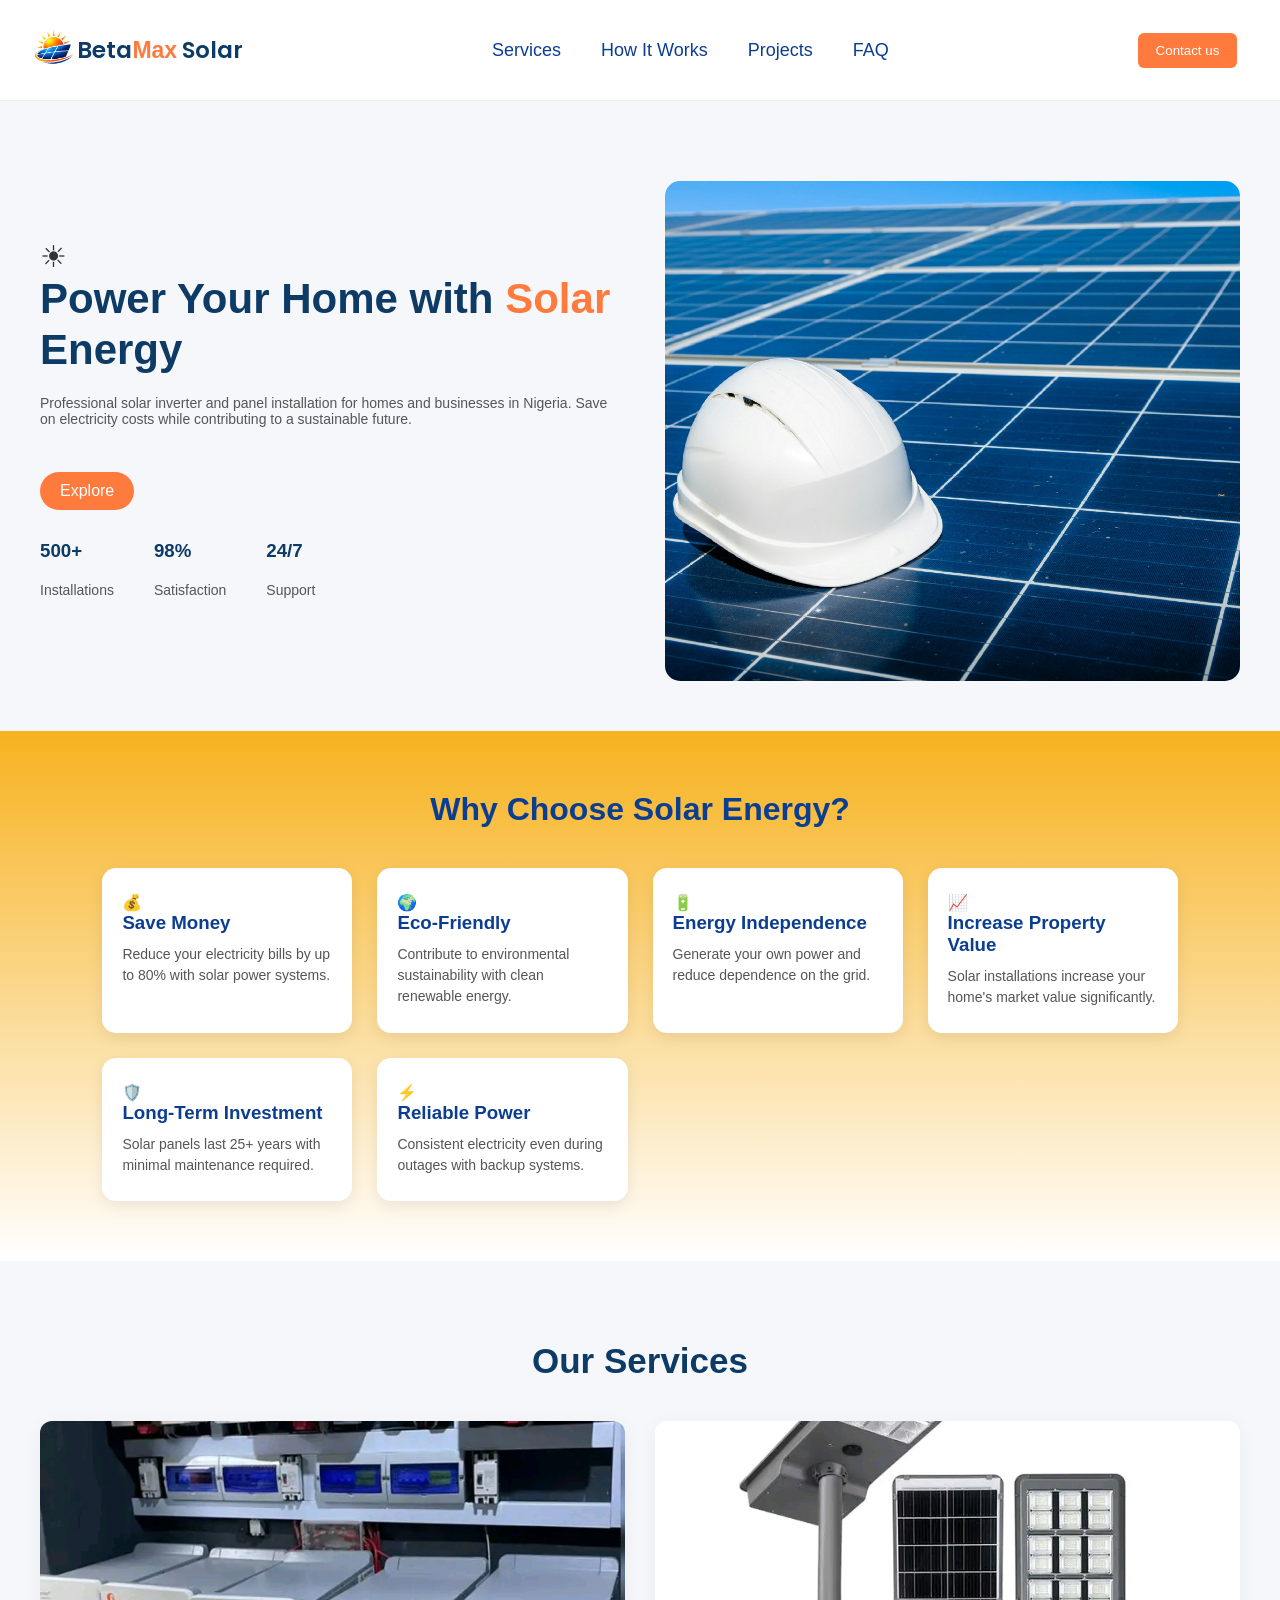
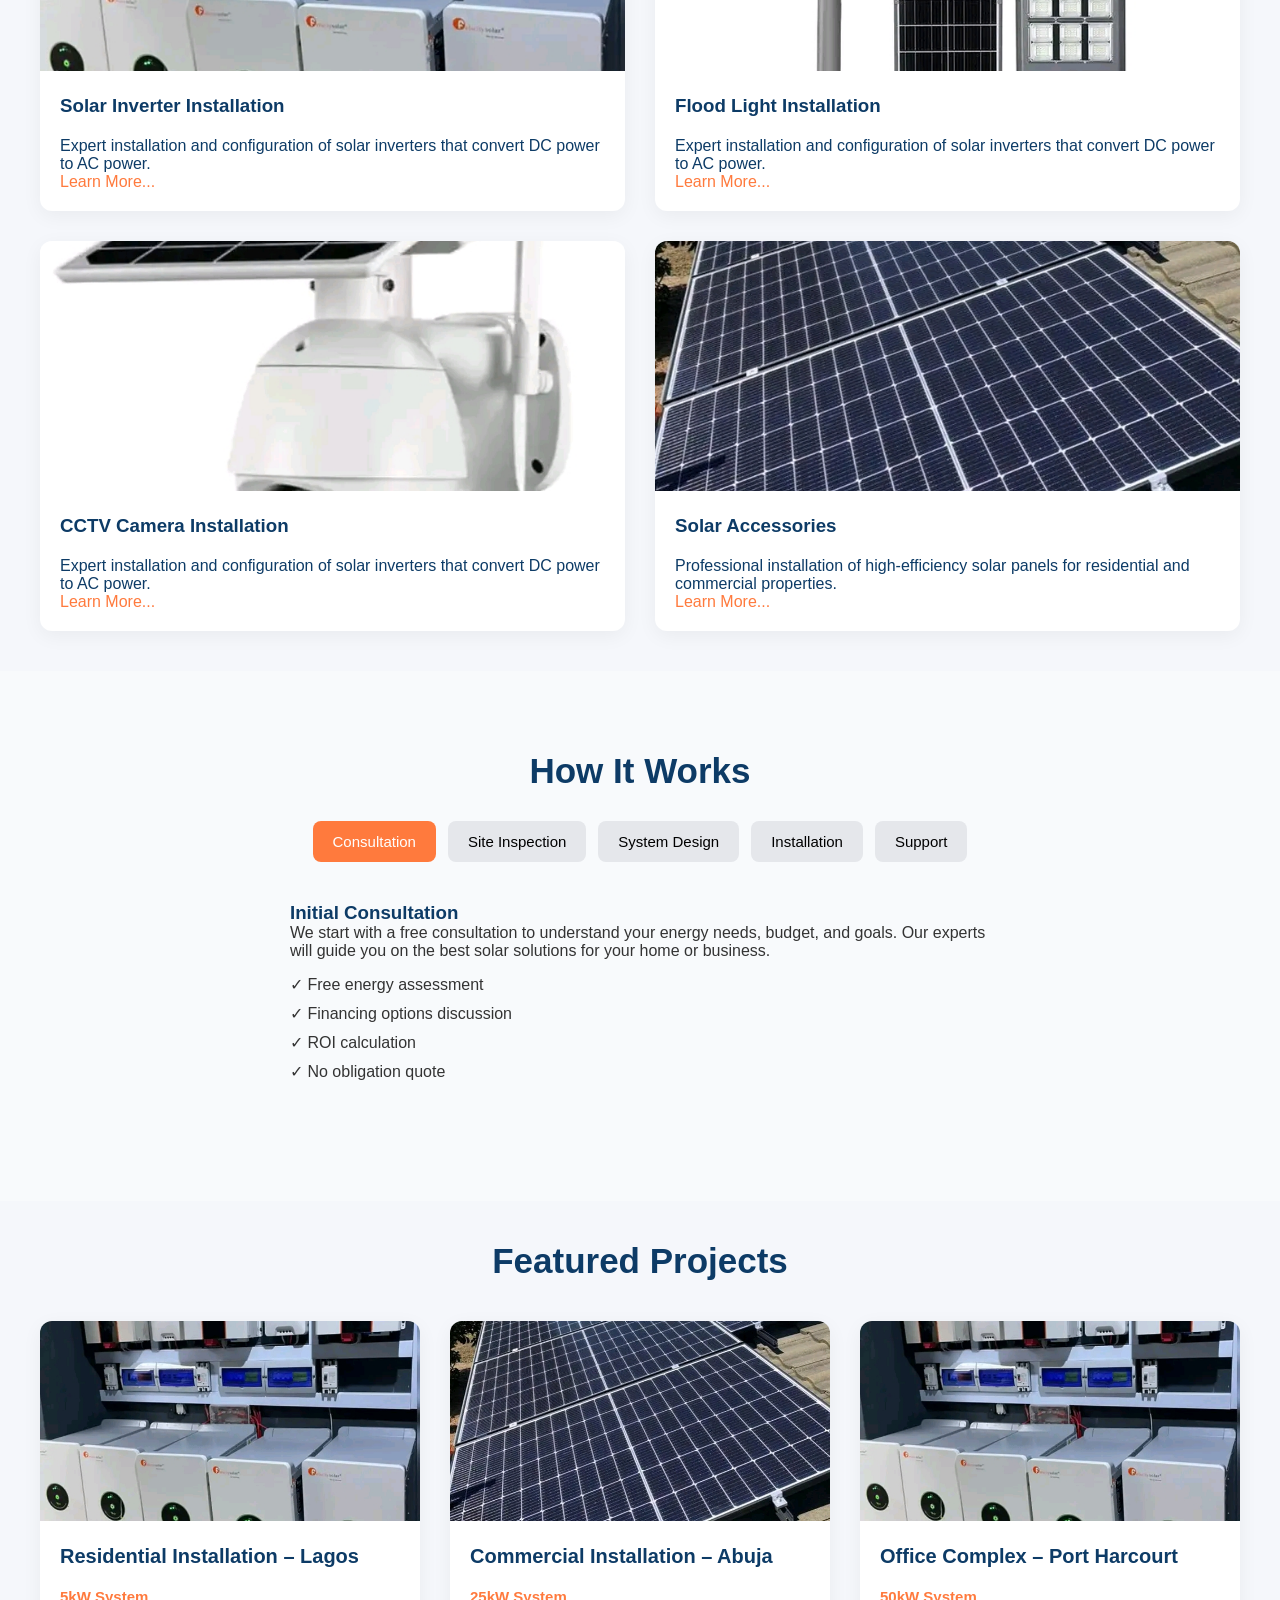
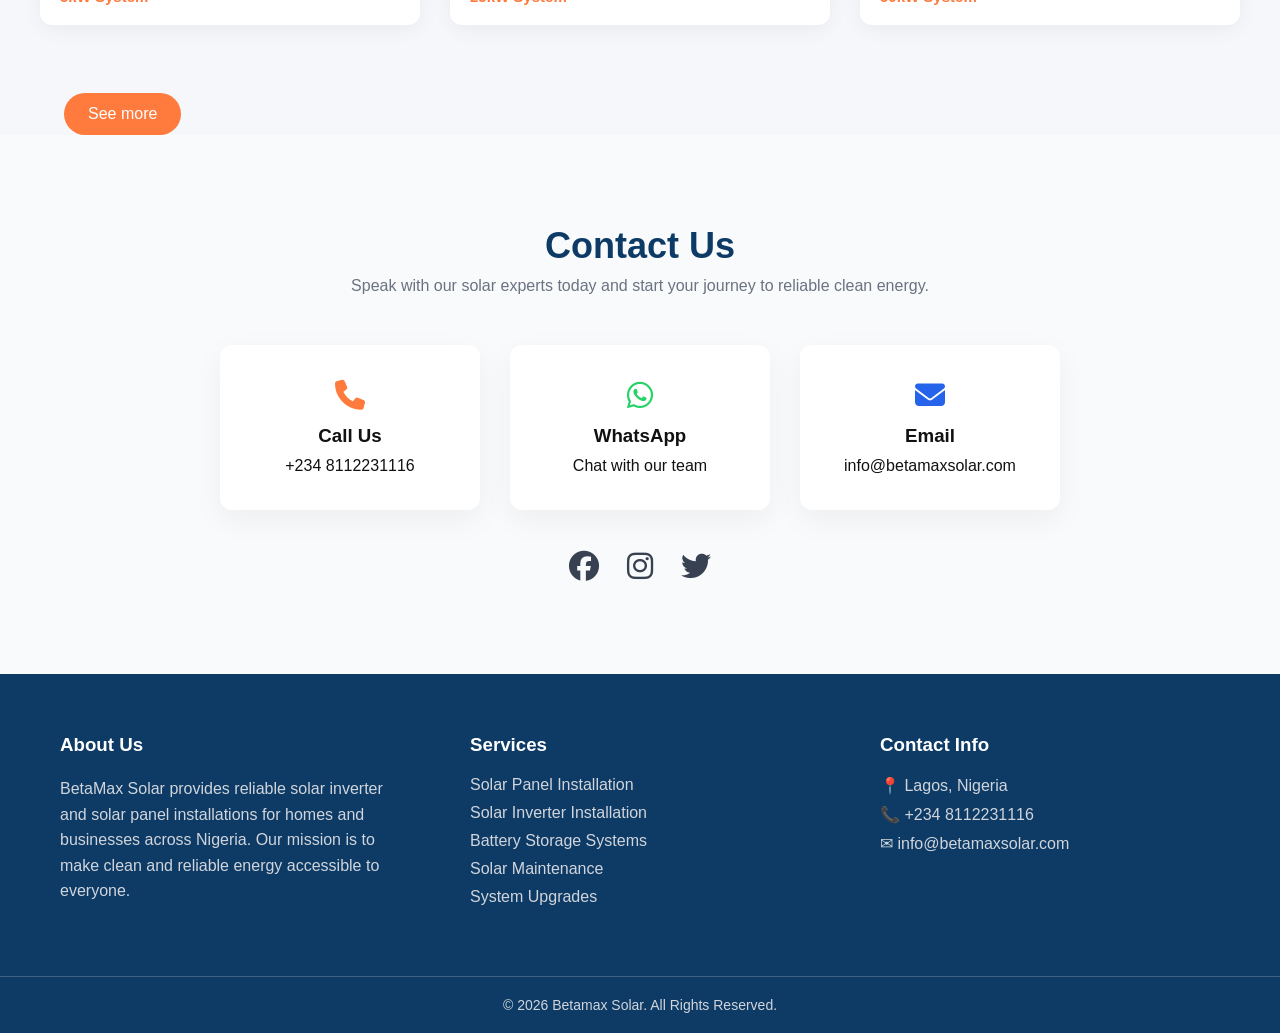
<file: index.html>
<!DOCTYPE html>
<html lang="en">
<head>

<meta charset="UTF-8">
<meta name="viewport" content="width=device-width, initial-scale=1.0">

<title>BetaMax Solar</title>
<link rel="icon" href="png.png">
<link rel="stylesheet" href="style.css">

<link href="https://fonts.googleapis.com/css2?family=Poppins:wght@300;400;500;600;700&display=swap" rel="stylesheet">
 <link rel="stylesheet" href="https://cdnjs.cloudflare.com/ajax/libs/font-awesome/6.5.0/css/all.min.css">
</head>

<body>

<header>

<div class="container nav">
<div class="logo">
<img src="png.png" alt="Betamax Solar Logo">
<span1>Beta<span2>Max</span2> Solar</span1>
</div>

<!-- Hamburger -->
  <div class="menu-toggle" id="menu-toggle">
    ☰
  </div>
<nav>
<ul>
<li><a href="#services">Services</a></li>
<li><a href="#how-it-works">How It Works</a></li>
<li><a href="#projects">Projects</a></li>
<li><a href="faq.html">FAQ</a></li>
 <!-- 👇 ADD THIS -->
    <li class="mobile-contact">
      <a href="contact.html" class="contact-btn">Contact Us</a>
    </li>
</ul>
</nav>

<div class="nav-buttons">
<a href="#contact-section"><button class="admin-btn">Contact us</button></a>


</div>

</div>

</header>


<!-- HERO -->

<section class="hero">

<div class="container hero-grid">

<div class="hero-text">

<div class="hero-badge">☀</div>

<h1>Power Your Home with <span2> Solar</span2> Energy</h1>

<p>
Professional solar inverter and panel installation for homes and businesses in Nigeria. 
Save on electricity costs while contributing to a sustainable future.
</p>

<div class="hero-buttons">
<a href="#features" class="quote-btn">Explore</a>


</div>

<div class="hero-stats">

<div>
<h3>500+</h3>
<p>Installations</p>
</div>

<div>
<h3>98%</h3>
<p>Satisfaction</p>
</div>

<div>
<h3>24/7</h3>
<p>Support</p>
</div>

</div>

</div>


<!-- SLIDESHOW -->

<div class="slider">

<img class="slide active" src="1.jpg">
<img class="slide" src="2.jpg">
<img class="slide" src="13.jpg">
<img class="slide" src="4.jpg">

</div>



</div>

</div>

</section>


<!-- WHY SOLAR -->

<section id="features" class="features">
  <h2>Why Choose Solar Energy?</h2>

  <div class="features-container">

    <div class="card">
      <div class="icon">💰</div>
      <h3>Save Money</h3>
      <p>Reduce your electricity bills by up to 80% with solar power systems.</p>
    </div>

    <div class="card">
      <div class="icon">🌍</div>
      <h3>Eco-Friendly</h3>
      <p>Contribute to environmental sustainability with clean renewable energy.</p>
    </div>

    <div class="card">
      <div class="icon">🔋</div>
      <h3>Energy Independence</h3>
      <p>Generate your own power and reduce dependence on the grid.</p>
    </div>

    <div class="card">
      <div class="icon">📈</div>
      <h3>Increase Property Value</h3>
      <p>Solar installations increase your home's market value significantly.</p>
    </div>

    <div class="card">
      <div class="icon">🛡️</div>
      <h3>Long-Term Investment</h3>
      <p>Solar panels last 25+ years with minimal maintenance required.</p>
    </div>

    <div class="card">
      <div class="icon">⚡</div>
      <h3>Reliable Power</h3>
      <p>Consistent electricity even during outages with backup systems.</p>
    </div>

  </div>
</section>
</section>


<!-- SERVICES -->
<section id="services" class="services">

<h2>Our Services</h2>

<div class="container service-grid">


<a href="services.html" class="movie-card-link">
<div class="service-card">

<img src="11.jpg" loading="lazy">

<h3>Solar Inverter Installation</h3>

<p>
Expert installation and configuration of solar inverters that convert DC power to AC power. 
<br>
<span3>Learn More...</span3>
</p>
</div>
</a>


<a href="flood.html" class="movie-card-link">
<div class="service-card">

<img src="15.jpg" loading="lazy">

<h3>Flood Light Installation</h3>

<p>
Expert installation and configuration of solar inverters that convert DC power to AC power.
<br>
<span3>Learn More...</span3>
</p>
</div>
</a>

<a href="cctv.html" class="movie-card-link">
<div class="service-card">

<img src="16.jpg" loading="lazy">

<h3>CCTV Camera Installation</h3>

<p>
Expert installation and configuration of solar inverters that convert DC power to AC power.
<br>
<span3>Learn More...</span3>
</p>

</div>
</a>

<a href="acc.html" class="movie-card-link">
<div class="service-card">

<img src="12.jpg" loading="lazy">

<h3>Solar Accessories</h3>

<p>
Professional installation of high-efficiency solar panels for residential and commercial properties.
<br>
<span3>Learn More...</span3>
</p>

</div>
</a>
</div>

</section>




<section id="how-it-works" class="how-it-works">

<div class="container">

<h2>How It Works</h2>

<div class="process-tabs">

<button class="tab active" data-target="consultation">
Consultation
</button>

<button class="tab" data-target="inspection">
Site Inspection
</button>

<button class="tab" data-target="design">
System Design
</button>

<button class="tab" data-target="installation">
Installation
</button>

<button class="tab" data-target="support">
Support
</button>

</div>


<!-- CONSULTATION -->

<div class="process-content active" id="consultation">

<h3>Initial Consultation</h3>

<p>
We start with a free consultation to understand your energy needs,
budget, and goals. Our experts will guide you on the best solar
solutions for your home or business.
</p>

<ul>
<li>✓ Free energy assessment</li>
<li>✓ Financing options discussion</li>
<li>✓ ROI calculation</li>
<li>✓ No obligation quote</li>
</ul>

</div>


<!-- SITE INSPECTION -->

<div class="process-content" id="inspection">

<h3>Site Inspection</h3>

<p>
Our engineers visit your location to evaluate sunlight exposure,
roof condition, and electrical configuration before installation.
</p>

<ul>
<li>✓ Roof structure evaluation</li>
<li>✓ Sunlight and shading analysis</li>
<li>✓ Electrical system inspection</li>
<li>✓ System compatibility check</li>
</ul>

</div>


<!-- SYSTEM DESIGN -->

<div class="process-content" id="design">

<h3>System Design</h3>

<p>
Based on the inspection results, we design a custom solar power
system tailored to your energy usage and building layout.
</p>

<ul>
<li>✓ Custom solar layout</li>
<li>✓ Panel positioning optimization</li>
<li>✓ Battery and inverter configuration</li>
<li>✓ Energy production estimation</li>
</ul>

</div>


<!-- INSTALLATION -->

<div class="process-content" id="installation">

<h3>Professional Installation</h3>

<p>
Our certified technicians install the solar panels, inverter,
and battery systems safely and efficiently.
</p>

<ul>
<li>✓ Solar panel mounting</li>
<li>✓ Inverter configuration</li>
<li>✓ Battery system setup</li>
<li>✓ Safety testing</li>
</ul>

</div>


<!-- SUPPORT -->

<div class="process-content" id="support">

<h3>Ongoing Support</h3>

<p>
After installation, we provide monitoring, maintenance,
and customer support to ensure your system runs efficiently.
</p>

<ul>
<li>✓ System monitoring</li>
<li>✓ Maintenance services</li>
<li>✓ Performance optimization</li>
<li>✓ 24/7 support</li>
</ul>

</div>

</div>

</section>


<!-- FEATURED PROJECTS -->
<section id="projects" class="projects">

<div class="container">

<h2>Featured Projects</h2>

<div class="project-grid">


<div class="project-card">

<img src="11.jpg" loading="lazy">

<h3>Residential Installation – Lagos</h3>

<span>5kW System</span>

</div>


<div class="project-card">

<img src="12.jpg" loading="lazy">

<h3>Commercial Installation – Abuja</h3>

<span>25kW System</span>

</div>


<div class="project-card">

<img src="11.jpg" loading="lazy">

<h3>Office Complex – Port Harcourt</h3>

<span>50kW System</span>

</div>


</div>

</div>

</section>
<a href="project.html" class="seemore-btn">See more</a>

<!-- CONTACT SECTION -->
<section id="contact-section" class="contact-section">

<div class="container">

<h2>Contact Us</h2>
<p class="contact-subtext">
Speak with our solar experts today and start your journey to reliable clean energy.
</p>

<div class="primary-contact">

<a href="tel:+2348112231116" class="contact-card call">
<i class="fa-solid fa-phone"></i>
<h3>Call Us</h3>
<p>+234 8112231116</p>
</a>

<a href="https://wa.me/2348112231116" class="contact-card whatsapp">
<i class="fa-brands fa-whatsapp"></i>
<h3>WhatsApp</h3>
<p>Chat with our team</p>
</a>

<a href="mailto:info@betamaxsolar.com" class="contact-card email">
<i class="fa-solid fa-envelope"></i>
<h3>Email</h3>
<p>info@betamaxsolar.com</p>
</a>

</div>


<div class="social-contact">

<a href="#"><i class="fa-brands fa-facebook"></i></a>
<a href="#"><i class="fa-brands fa-instagram"></i></a>
<a href="#"><i class="fa-brands fa-twitter"></i></a>

</div>

</div>

</section>



<!-- FOOTER -->

<footer class="footer">

<div class="footer-container">

<div class="footer-col">

<h3>About Us</h3>

<p>
BetaMax Solar provides reliable solar inverter and
solar panel installations for homes and businesses across
Nigeria. Our mission is to make clean and reliable energy
accessible to everyone.
</p>

</div>



<div class="footer-col">

<h3>Services</h3>

<ul>
<li>Solar Panel Installation</li>
<li>Solar Inverter Installation</li>
<li>Battery Storage Systems</li>
<li>Solar Maintenance</li>
<li>System Upgrades</li>

</ul>

</div>


<div class="footer-col">

<h3>Contact Info</h3>

<ul>
<li>📍 Lagos, Nigeria</li>
<li>📞 +234 8112231116</li>
<li>✉ info@betamaxsolar.com</li>
</ul>

</div>

</div>


<div class="footer-bottom">

<p>
© 2026 Betamax Solar. All Rights Reserved.
</p>

</div>

</footer>
<script src="script.js"></script>

</body>

</html>
</file>
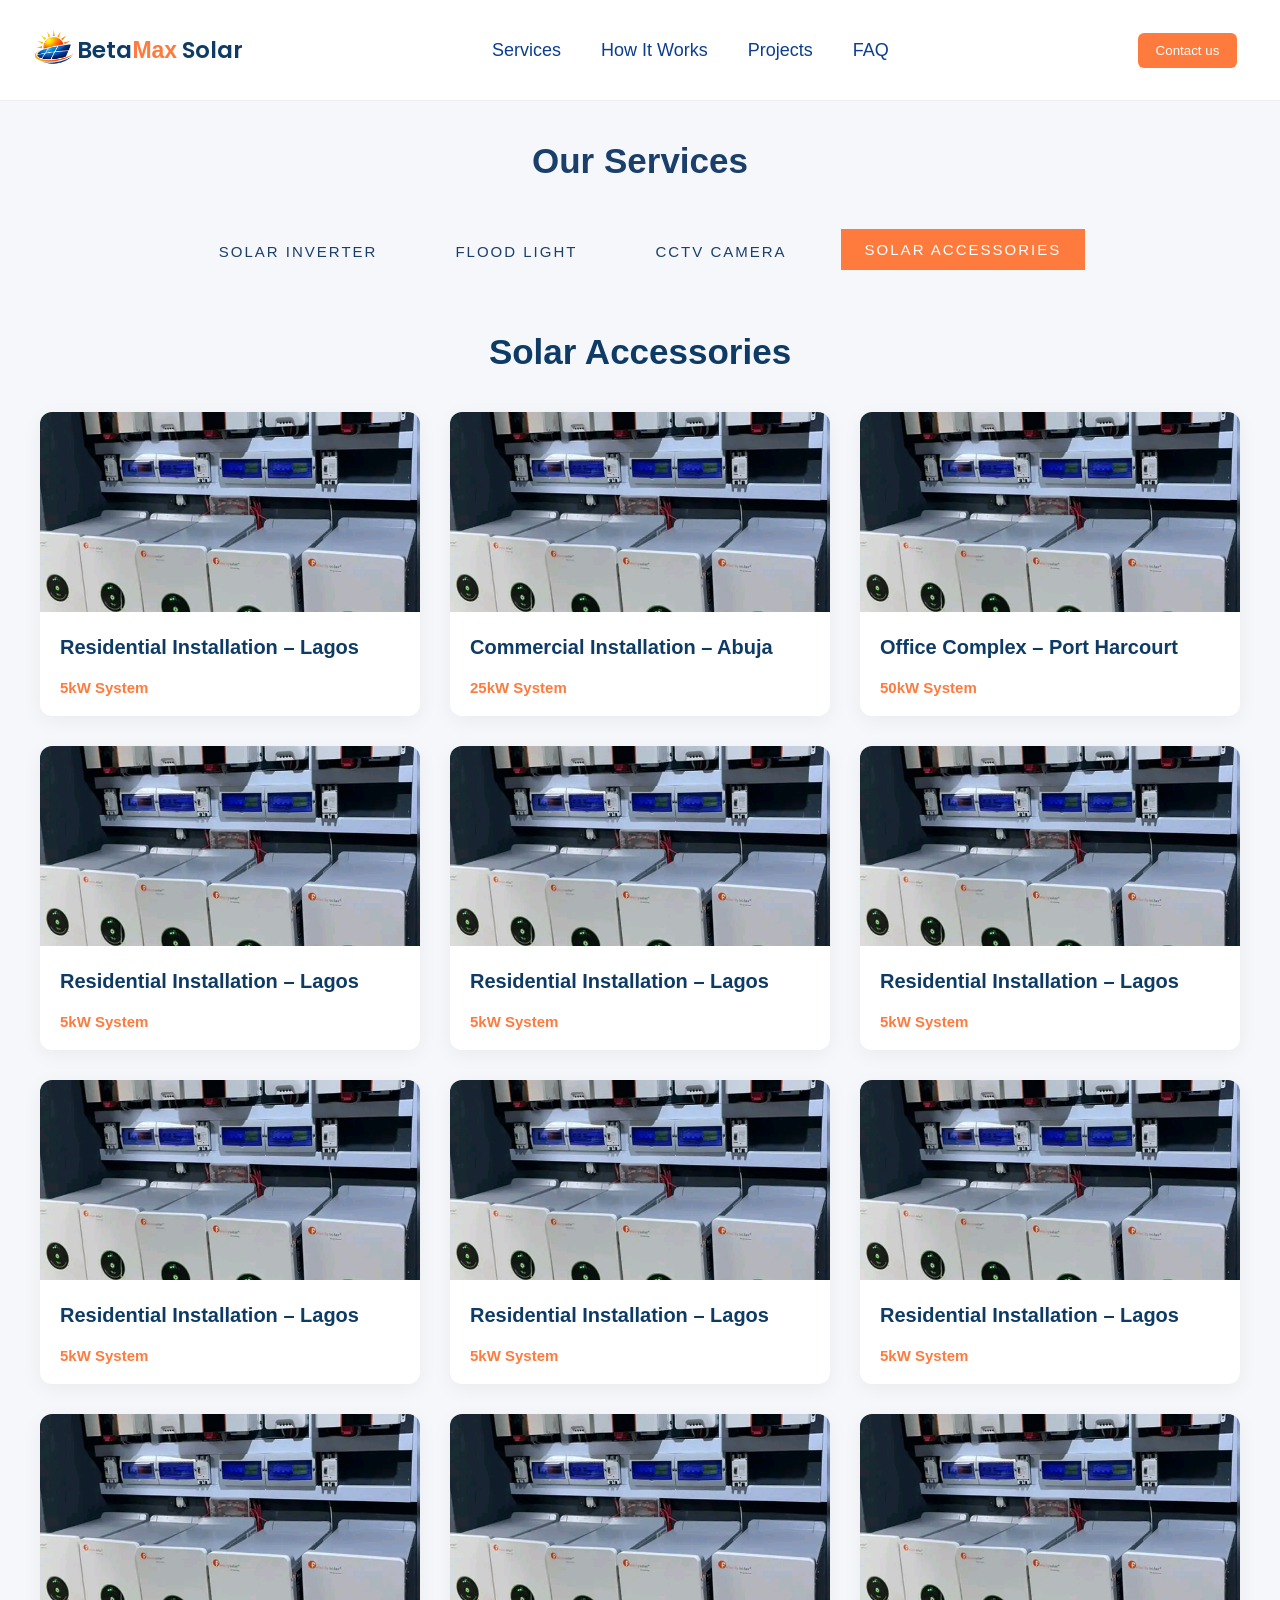
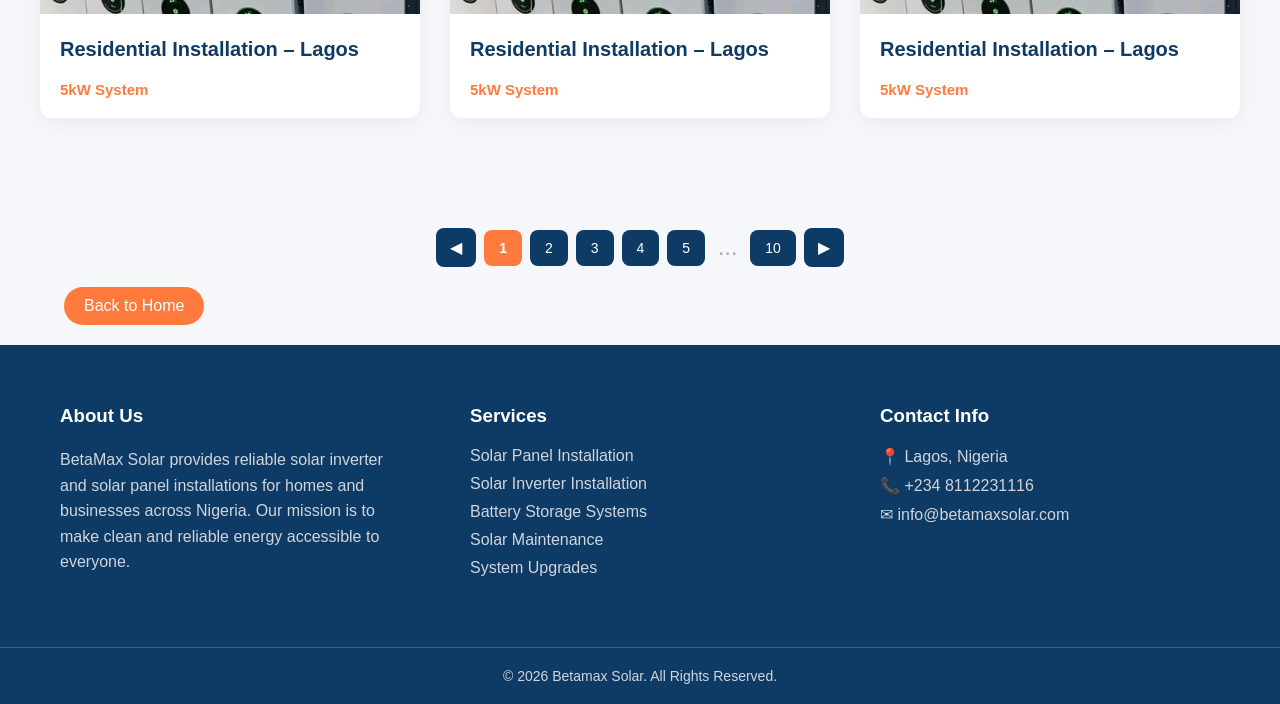
<file: acc.html>
<!DOCTYPE html>
<html lang="en">
<head>

<meta charset="UTF-8">
<meta name="viewport" content="width=device-width, initial-scale=1.0">

<title>BetaMax Solar</title>
<link rel="icon" href="png.png" >
<link rel="stylesheet" href="style.css">

<link href="https://fonts.googleapis.com/css2?family=Poppins:wght@300;400;500;600;700&display=swap" rel="stylesheet">

<link rel="stylesheet" href="https://cdnjs.cloudflare.com/ajax/libs/font-awesome/6.5.0/css/all.min.css">
</head>

<body>

<header>

<div class="container nav">

<div class="logo">

<img src="png.png">
<span1>Beta<span2>Max</span2> Solar</span1>

</div>

<!-- Hamburger -->
  <div class="menu-toggle" id="menu-toggle">
    ☰
  </div>
<nav>

<ul>

<li><a href="index.html">Services</a></li>
<li><a href="index.html">How It Works</a></li>
<li><a href="project.html">Projects</a></li>
<li><a href="faq.html">FAQ</a></li>
 <!-- 👇 ADD THIS -->
    <li class="mobile-contact">
      <a href="contact.html" class="contact-btn">Contact Us</a>
    </li>
</ul>

</nav>

<div class="nav-buttons">

<a href="contact.html"><button class="admin-btn">Contact us</button>
</a>

</div>

</div>

</header>
<h5>Our Services</h5>

<div class="category-tabs">
              <a href="services.html" > <button class="tab-btn">Solar Inverter</button></a> 
            <a href="flood.html" ><button class="tab-btn">Flood Light</button></a>
            <a href="cctv.html" ><button class="tab-btn">CCTV Camera</button></a>
            <a href="acc.html" > <button class="tab-btn active">Solar Accessories</button></a>
        
        </div>

<!-- FEATURED PROJECTS -->
<section id="projects" class="projects">

<div class="container">

<h2>Solar Accessories</h2>

<div class="project-grid">


<div class="project-card">

<img src="11.jpg" loading="lazy">

<h3>Residential Installation – Lagos</h3>

<span>5kW System</span>

</div>


<div class="project-card">

<img src="11.jpg" loading="lazy">

<h3>Commercial Installation – Abuja</h3>

<span>25kW System</span>

</div>


<div class="project-card">

<img src="11.jpg" loading="lazy">

<h3>Office Complex – Port Harcourt</h3>

<span>50kW System</span>

</div>


<div class="project-card">

<img src="11.jpg" loading="lazy">

<h3>Residential Installation – Lagos</h3>

<span>5kW System</span>

</div>


<div class="project-card">

<img src="11.jpg" loading="lazy">

<h3>Residential Installation – Lagos</h3>

<span>5kW System</span>

</div>


<div class="project-card">

<img src="11.jpg" loading="lazy">

<h3>Residential Installation – Lagos</h3>

<span>5kW System</span>

</div>


<div class="project-card">

<img src="11.jpg" loading="lazy">

<h3>Residential Installation – Lagos</h3>

<span>5kW System</span>

</div>


<div class="project-card">

<img src="11.jpg" loading="lazy">

<h3>Residential Installation – Lagos</h3>

<span>5kW System</span>

</div>


<div class="project-card">

<img src="11.jpg" loading="lazy">

<h3>Residential Installation – Lagos</h3>

<span>5kW System</span>

</div>


<div class="project-card">

<img src="11.jpg" loading="lazy">

<h3>Residential Installation – Lagos</h3>

<span>5kW System</span>

</div>


<div class="project-card">

<img src="11.jpg" loading="lazy">

<h3>Residential Installation – Lagos</h3>

<span>5kW System</span>

</div>


<div class="project-card">

<img src="11.jpg" loading="lazy">

<h3>Residential Installation – Lagos</h3>

<span>5kW System</span>

</div>


</div>

</div>

</section>

<div class="pagination">

<a href="#" class="page-btn prev">◀</a>

<a href="kdrama.html" class="page-number active">1</a>
<a href="kdrama2.html" class="page-number">2</a>
<a href="#" class="page-number">3</a>
<a href="#" class="page-number">4</a>
<a href="#" class="page-number">5</a>

<span class="dots">...</span>

<a href="#" class="page-number">10</a>

<a href="kdrama2.html" class="page-btn next">▶</a>

</div>
<a href="index.html" class="back-btn">Back to Home</a>
<!-- FOOTER -->

<footer class="footer">

<div class="footer-container">

<div class="footer-col">

<h3>About Us</h3>

<p>
BetaMax Solar provides reliable solar inverter and
solar panel installations for homes and businesses across
Nigeria. Our mission is to make clean and reliable energy
accessible to everyone.
</p>

</div>

<div class="footer-col">

<h3>Services</h3>

<ul>
<li>Solar Panel Installation</li>
<li>Solar Inverter Installation</li>
<li>Battery Storage Systems</li>
<li>Solar Maintenance</li>
<li>System Upgrades</li>

</ul>

</div>


<div class="footer-col">

<h3>Contact Info</h3>

<ul>
<li>📍 Lagos, Nigeria</li>
<li>📞 +234 8112231116</li>
<li>✉ info@betamaxsolar.com</li>
</ul>

</div>

</div>


<div class="footer-bottom">

<p>
© 2026 Betamax Solar. All Rights Reserved.
</p>

</div>
</footer>
<script src="script.js"></script>
</body>

</html>
</file>
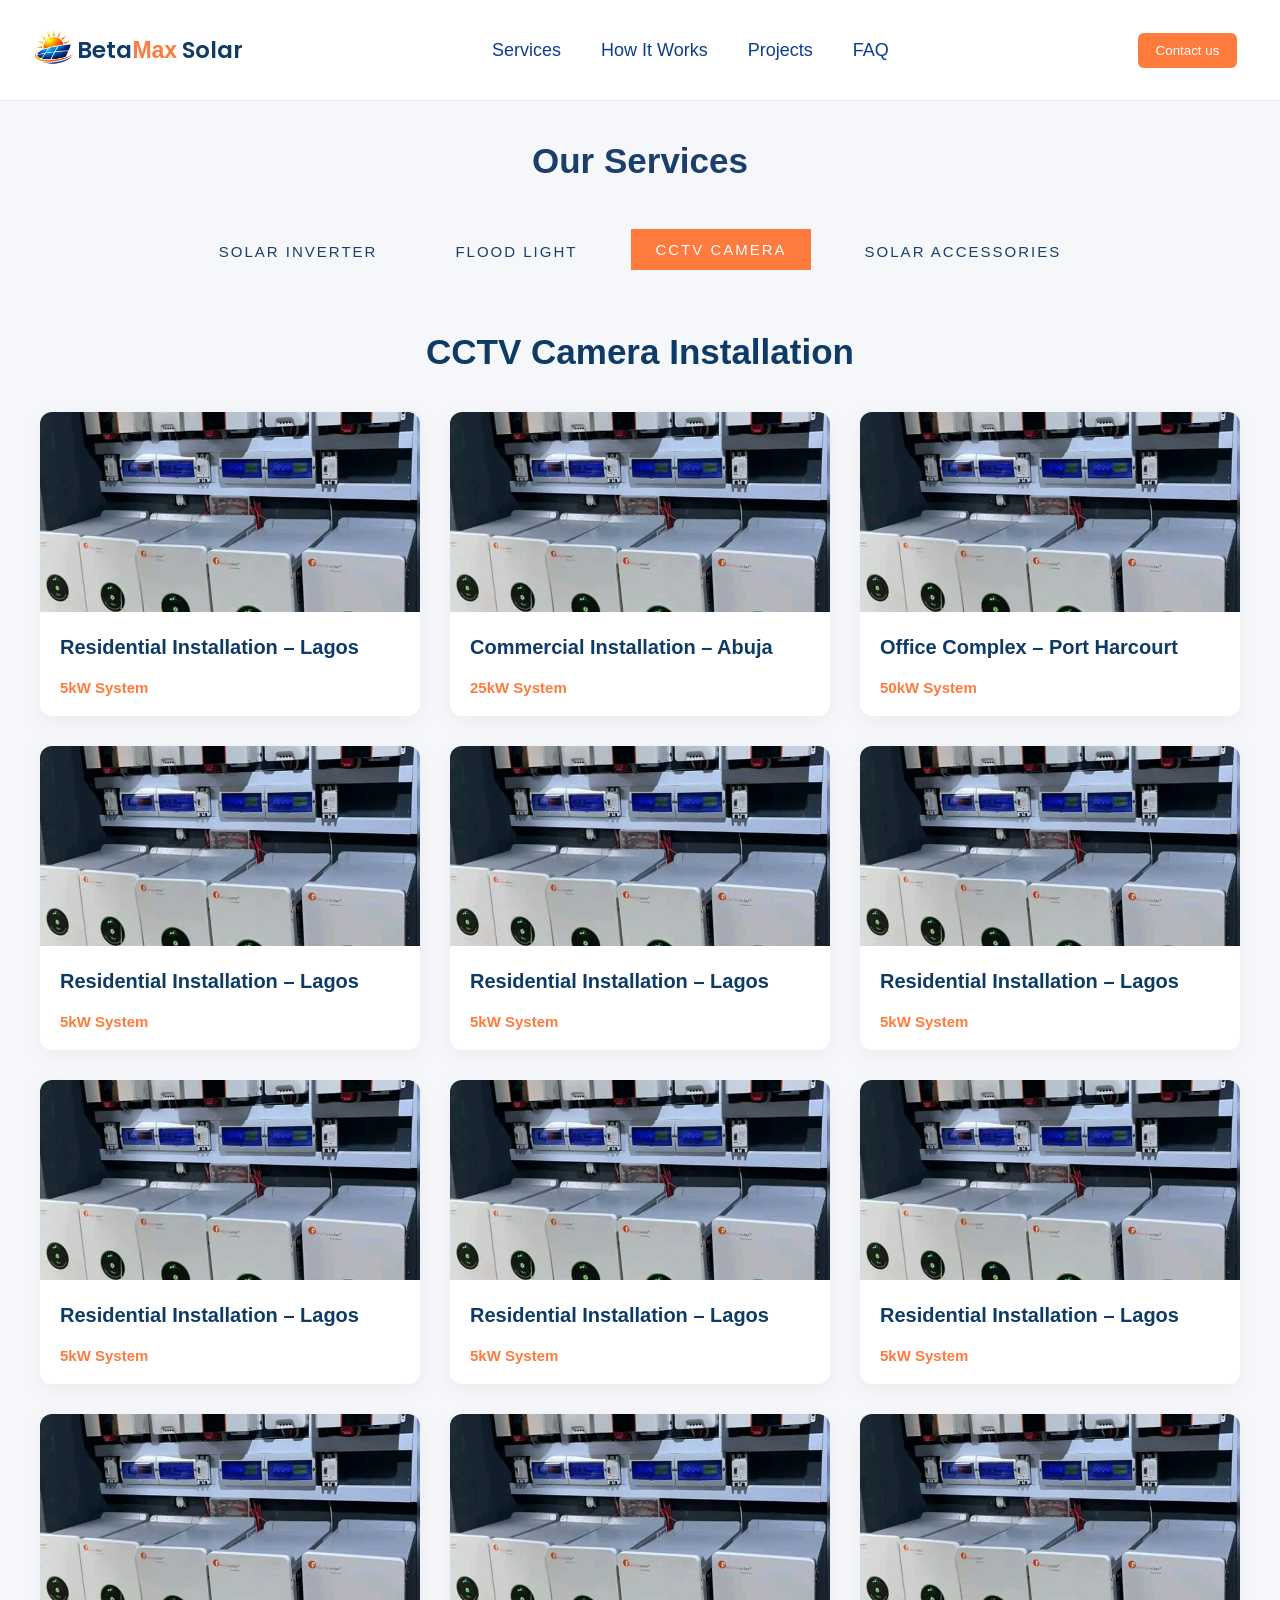
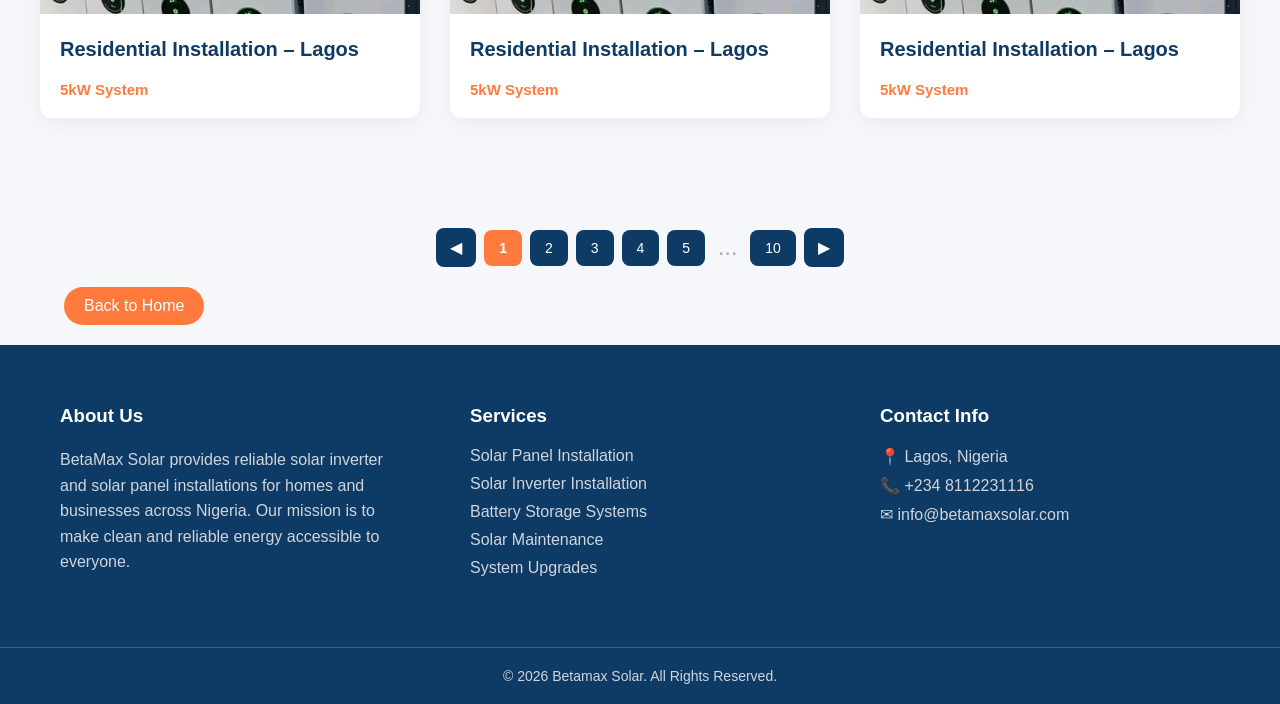
<file: cctv.html>
<!DOCTYPE html>
<html lang="en">
<head>

<meta charset="UTF-8">
<meta name="viewport" content="width=device-width, initial-scale=1.0">

<title>BetaMax Solar</title>

<link rel="stylesheet" href="style.css">

<link href="https://fonts.googleapis.com/css2?family=Poppins:wght@300;400;500;600;700&display=swap" rel="stylesheet">
<link rel="icon" href="png.png" >
<link rel="stylesheet" href="https://cdnjs.cloudflare.com/ajax/libs/font-awesome/6.5.0/css/all.min.css">
</head>

<body>

<header>

<div class="container nav">

<div class="logo">

<img src="png.png">
<span1>Beta<span2>Max</span2> Solar</span1>

</div>

<!-- Hamburger -->
  <div class="menu-toggle" id="menu-toggle">
    ☰
  </div>
<nav>

<ul>

<li><a href="index.html">Services</a></li>
<li><a href="index.html">How It Works</a></li>
<li><a href="project.html">Projects</a></li>
<li><a href="faq.html">FAQ</a></li>

 <!-- 👇 ADD THIS -->
    <li class="mobile-contact">
      <a href="contact.html" class="contact-btn">Contact Us</a>
    </li>
</ul>

</nav>

<div class="nav-buttons">

<a href="contact.html"><button class="admin-btn">Contact us</button>
</a>

</div>

</div>

</header>
<h5>Our Services</h5>

<div class="category-tabs">
          <a href="services.html" > <button class="tab-btn">Solar Inverter</button></a> 
            <a href="flood.html" ><button class="tab-btn">Flood Light</button></a>
            <a href="cctv.html" ><button class="tab-btn active">CCTV Camera</button></a>
            <a href="acc.html" > <button class="tab-btn"> Solar Accessories</button></a>
        
        </div>

<!-- FEATURED PROJECTS -->
<section id="projects" class="projects">

<div class="container">

<h2>CCTV Camera Installation</h2>

<div class="project-grid">


<div class="project-card">

<img src="11.jpg" loading="lazy">

<h3>Residential Installation – Lagos</h3>

<span>5kW System</span>

</div>


<div class="project-card">

<img src="11.jpg" loading="lazy">

<h3>Commercial Installation – Abuja</h3>

<span>25kW System</span>

</div>


<div class="project-card">

<img src="11.jpg" loading="lazy">

<h3>Office Complex – Port Harcourt</h3>

<span>50kW System</span>

</div>


<div class="project-card">

<img src="11.jpg" loading="lazy">

<h3>Residential Installation – Lagos</h3>

<span>5kW System</span>

</div>


<div class="project-card">

<img src="11.jpg" loading="lazy">

<h3>Residential Installation – Lagos</h3>

<span>5kW System</span>

</div>


<div class="project-card">

<img src="11.jpg" loading="lazy">

<h3>Residential Installation – Lagos</h3>

<span>5kW System</span>

</div>


<div class="project-card">

<img src="11.jpg" loading="lazy">

<h3>Residential Installation – Lagos</h3>

<span>5kW System</span>

</div>


<div class="project-card">

<img src="11.jpg" loading="lazy">

<h3>Residential Installation – Lagos</h3>

<span>5kW System</span>

</div>


<div class="project-card">

<img src="11.jpg" loading="lazy">

<h3>Residential Installation – Lagos</h3>

<span>5kW System</span>

</div>


<div class="project-card">

<img src="11.jpg" loading="lazy">

<h3>Residential Installation – Lagos</h3>

<span>5kW System</span>

</div>


<div class="project-card">

<img src="11.jpg" loading="lazy">

<h3>Residential Installation – Lagos</h3>

<span>5kW System</span>

</div>


<div class="project-card">

<img src="11.jpg" loading="lazy">

<h3>Residential Installation – Lagos</h3>

<span>5kW System</span>

</div>


</div>

</div>

</section>

<div class="pagination">

<a href="#" class="page-btn prev">◀</a>

<a href="kdrama.html" class="page-number active">1</a>
<a href="kdrama2.html" class="page-number">2</a>
<a href="#" class="page-number">3</a>
<a href="#" class="page-number">4</a>
<a href="#" class="page-number">5</a>

<span class="dots">...</span>

<a href="#" class="page-number">10</a>

<a href="kdrama2.html" class="page-btn next">▶</a>

</div>
<a href="index.html" class="back-btn">Back to Home</a>
<!-- FOOTER -->

<footer class="footer">

<div class="footer-container">

<div class="footer-col">

<h3>About Us</h3>

<p>
BetaMax Solar provides reliable solar inverter and
solar panel installations for homes and businesses across
Nigeria. Our mission is to make clean and reliable energy
accessible to everyone.
</p>

</div>



<div class="footer-col">

<h3>Services</h3>

<ul>
<li>Solar Panel Installation</li>
<li>Solar Inverter Installation</li>
<li>Battery Storage Systems</li>
<li>Solar Maintenance</li>
<li>System Upgrades</li>

</ul>

</div>


<div class="footer-col">

<h3>Contact Info</h3>

<ul>
<li>📍 Lagos, Nigeria</li>
<li>📞 +234 8112231116</li>
<li>✉ info@betamaxsolar.com</li>
</ul>

</div>

</div>


<div class="footer-bottom">

<p>
© 2026 Betamax Solar. All Rights Reserved.
</p>

</div>
</footer>
<script src="script.js"></script>
</body>

</html>
</file>
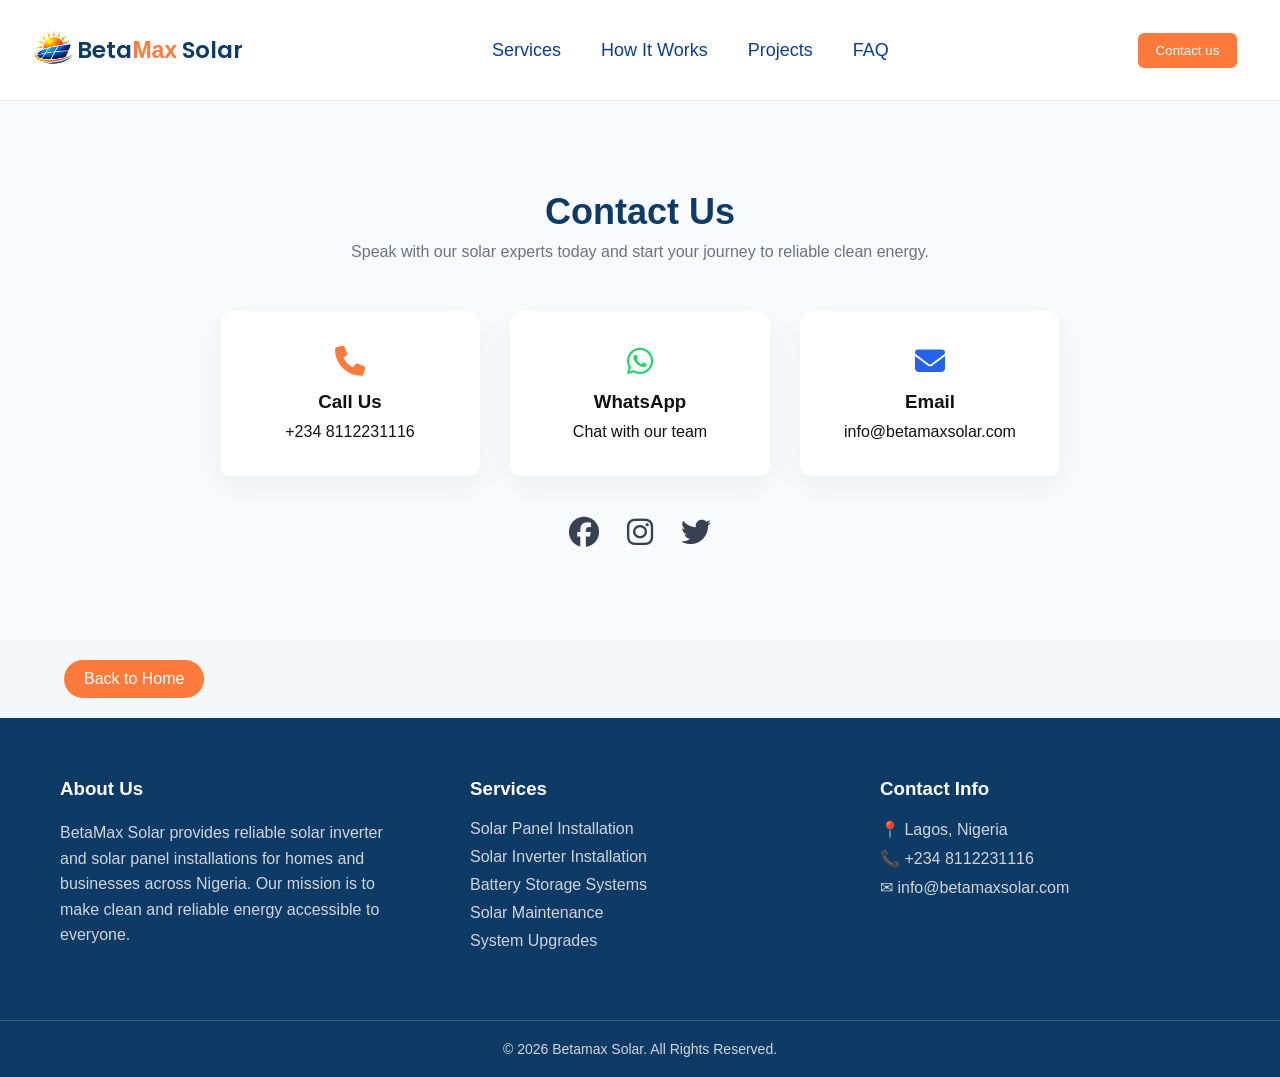
<file: contact.html>
<!DOCTYPE html>
<html lang="en">
<head>

<meta charset="UTF-8">
<meta name="viewport" content="width=device-width, initial-scale=1.0">

<title>BetaMax Solar</title>

<link rel="stylesheet" href="style.css">

<link href="https://fonts.googleapis.com/css2?family=Poppins:wght@300;400;500;600;700&display=swap" rel="stylesheet">
<link rel="icon" href="png.png" >
<link rel="stylesheet" href="https://cdnjs.cloudflare.com/ajax/libs/font-awesome/6.5.0/css/all.min.css">
</head>

<body>

<header>

<div class="container nav">

<div class="logo">

<img src="png.png">
<span1>Beta<span2>Max</span2> Solar</span1>

</div>

<!-- Hamburger -->
  <div class="menu-toggle" id="menu-toggle">
    ☰
  </div>
<nav>

<ul>

<li><a href="services.html">Services</a></li>
<li><a href="index.html">How It Works</a></li>
<li><a href="project.html">Projects</a></li>
<li><a href="faq.html">FAQ</a></li>
 <!-- 👇 ADD THIS -->
    <li class="mobile-contact">
      <a href="contact.html" class="contact-btn">Contact Us</a>
    </li>

</nav>

<div class="nav-buttons">
<a href="#contact-section"><button class="admin-btn">Contact us</button></a>


</div>

</div>

</header>


<!-- CONTACT SECTION -->
<section id="contact-section" class="contact-section">

<div class="container">

<h2>Contact Us</h2>
<p class="contact-subtext">
Speak with our solar experts today and start your journey to reliable clean energy.
</p>

<div class="primary-contact">

<a href="tel:+234000000000" class="contact-card call">
<i class="fa-solid fa-phone"></i>
<h3>Call Us</h3>
<p>+234 8112231116</p>
</a>

<a href="https://wa.me/2348112231116" class="contact-card whatsapp">
<i class="fa-brands fa-whatsapp"></i>
<h3>WhatsApp</h3>
<p>Chat with our team</p>
</a>

<a href="mailto:info@betamaxsolar.com" class="contact-card email">
<i class="fa-solid fa-envelope"></i>
<h3>Email</h3>
<p>info@betamaxsolar.com</p>
</a>

</div>


<div class="social-contact">

<a href="#"><i class="fa-brands fa-facebook"></i></a>
<a href="#"><i class="fa-brands fa-instagram"></i></a>
<a href="#"><i class="fa-brands fa-twitter"></i></a>

</div>

</div>

</section>

<a href="index.html" class="back-btn">Back to Home</a>

<!-- FOOTER -->

<footer class="footer">

<div class="footer-container">

<div class="footer-col">

<h3>About Us</h3>

<p>
BetaMax Solar provides reliable solar inverter and
solar panel installations for homes and businesses across
Nigeria. Our mission is to make clean and reliable energy
accessible to everyone.
</p>

</div>


<div class="footer-col">

<h3>Services</h3>

<ul>
<li>Solar Panel Installation</li>
<li>Solar Inverter Installation</li>
<li>Battery Storage Systems</li>
<li>Solar Maintenance</li>
<li>System Upgrades</li>

</ul>

</div>


<div class="footer-col">

<h3>Contact Info</h3>

<ul>
<li>📍 Lagos, Nigeria</li>
<li>📞 +234 8112231116</li>
<li>✉ info@betamaxsolar.com</li>
</ul>

</div>

</div>


<div class="footer-bottom">

<p>
© 2026 Betamax Solar. All Rights Reserved.
</p>

</div>

</footer>
<script src="script.js"></script>

</body>

</html>
</file>
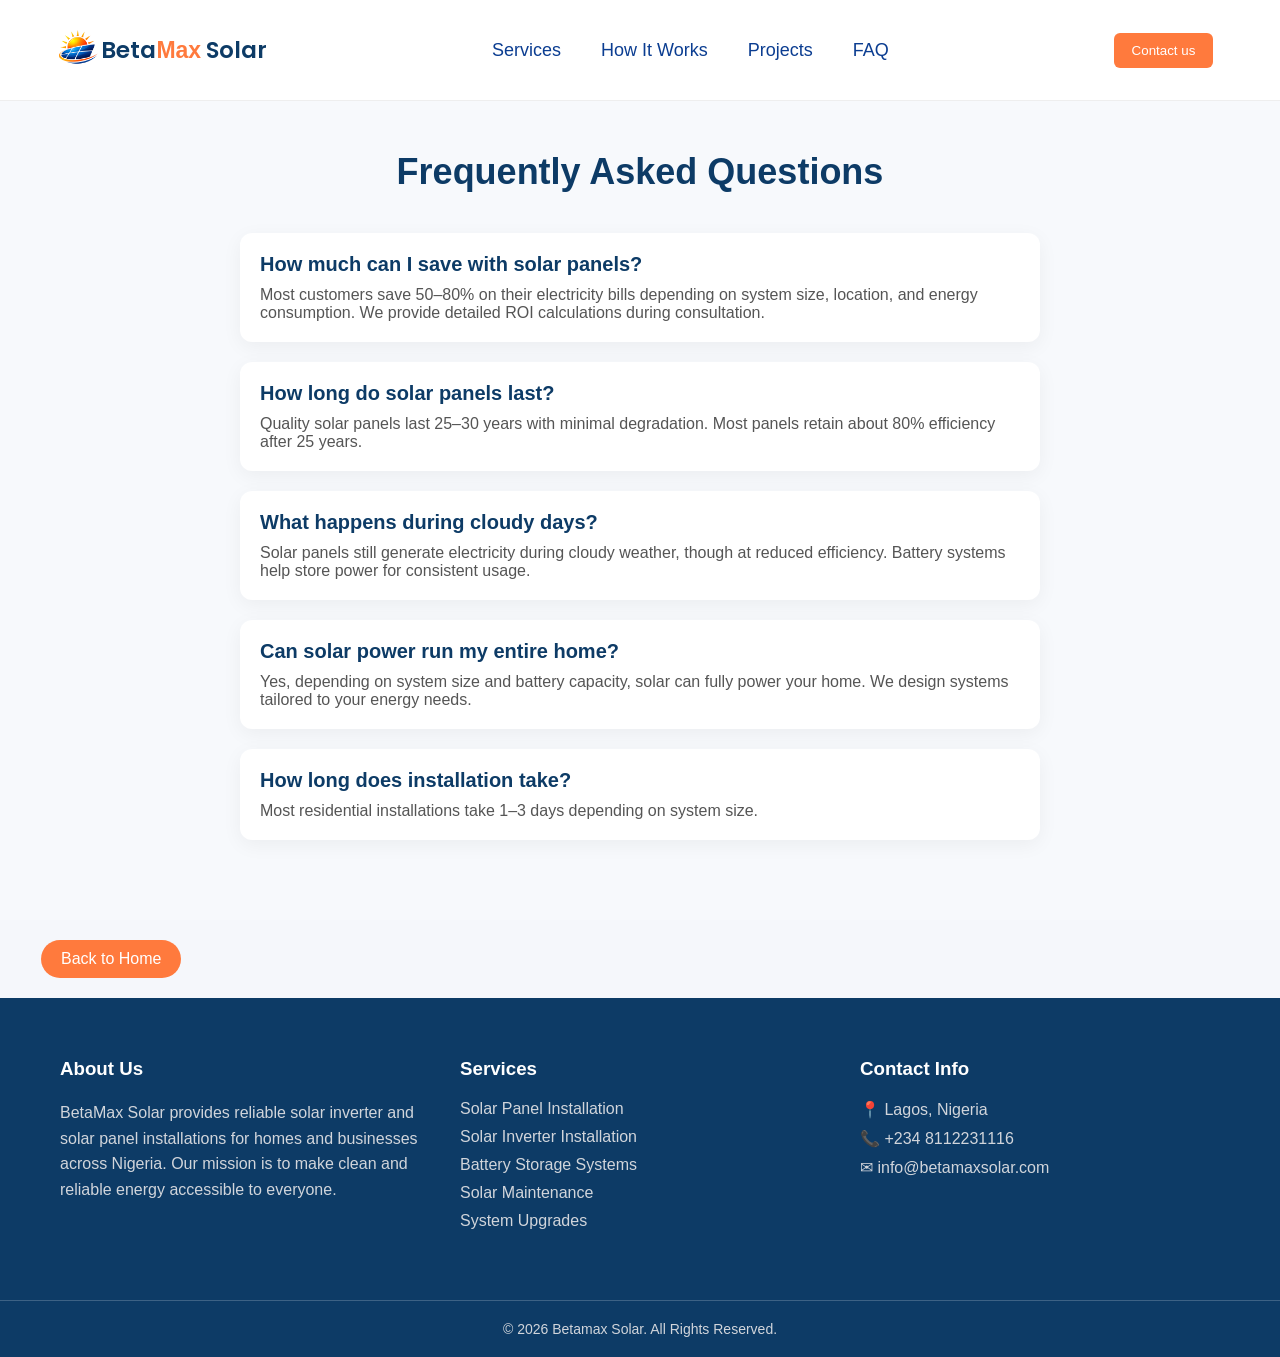
<file: faq.html>
<!DOCTYPE html>
<html lang="en">
<head>

<meta charset="UTF-8">
<meta name="viewport" content="width=device-width, initial-scale=1.0">

<title>BetaMax Solar</title>

<link rel="stylesheet" href="faq.css">

<link href="https://fonts.googleapis.com/css2?family=Poppins:wght@300;400;500;600;700&display=swap" rel="stylesheet">
<link rel="icon" href="png.png" >
<link rel="stylesheet" href="https://cdnjs.cloudflare.com/ajax/libs/font-awesome/6.5.0/css/all.min.css">
</head>

<body>

<header>

<div class="container nav">

<div class="logo">

<img src="png.png">
<span1>Beta<span2>Max</span2> Solar</span1>

</div>

<!-- Hamburger -->
  <div class="menu-toggle" id="menu-toggle">
    ☰
  </div>
<nav>

<ul>

<li><a href="services.html">Services</a></li>
<li><a href="index.html">How It Works</a></li>
<li><a href="project.html">Projects</a></li>
<li><a href="faq.html">FAQ</a></li>
  <!-- 👇 ADD THIS -->
    <li class="mobile-contact">
      <a href="contact.html" class="contact-btn">Contact Us</a>
    </li>
</ul>

</nav>

<div class="nav-buttons">

<a href="contact.html"><button class="admin-btn">Contact us</button>
</a>
</div>

</div>

</header>
<section class="faq-section">

<div class="container">

<h2>Frequently Asked Questions</h2>

<div class="faq-container">

<!-- ITEM 1 -->
<div class="faq-item active">
<div class="faq-question">
<h3>How much can I save with solar panels?</h3>
</div>
<div class="faq-answer">
<p>
Most customers save 50–80% on their electricity bills depending on system size,
location, and energy consumption. We provide detailed ROI calculations during consultation.
</p>
</div>
</div>

<!-- ITEM 2 -->
<div class="faq-item">
<div class="faq-question">
<h3>How long do solar panels last?</h3>

</div>
<div class="faq-answer">
<p>
Quality solar panels last 25–30 years with minimal degradation. Most panels retain
about 80% efficiency after 25 years.
</p>
</div>
</div>

<!-- ITEM 3 -->
<div class="faq-item">
<div class="faq-question">
<h3>What happens during cloudy days?</h3>
</div>
<div class="faq-answer">
<p>
Solar panels still generate electricity during cloudy weather, though at reduced efficiency.
Battery systems help store power for consistent usage.
</p>
</div>
</div>

<!-- ITEM 4 -->
<div class="faq-item">
<div class="faq-question">
<h3>Can solar power run my entire home?</h3>
</div>
<div class="faq-answer">
<p>
Yes, depending on system size and battery capacity, solar can fully power your home.
We design systems tailored to your energy needs.
</p>
</div>
</div>

<!-- ITEM 5 -->
<div class="faq-item">
<div class="faq-question">
<h3>How long does installation take?</h3>
</div>
<div class="faq-answer">
<p>
Most residential installations take 1–3 days depending on system size.
</p>
</div>
</div>

</div>
</div>
</section>

<a href="index.html" class="back-btn">Back to Home</a>
<!-- FOOTER -->

<footer class="footer">

<div class="footer-container">

<div class="footer-col">

<h3>About Us</h3>

<p>
BetaMax Solar provides reliable solar inverter and
solar panel installations for homes and businesses across
Nigeria. Our mission is to make clean and reliable energy
accessible to everyone.
</p>

</div>



<div class="footer-col">

<h3>Services</h3>

<ul>
<li>Solar Panel Installation</li>
<li>Solar Inverter Installation</li>
<li>Battery Storage Systems</li>
<li>Solar Maintenance</li>
<li>System Upgrades</li>

</ul>

</div>


<div class="footer-col">

<h3>Contact Info</h3>

<ul>
<li>📍 Lagos, Nigeria</li>
<li>📞 +234 8112231116</li>
<li>✉ info@betamaxsolar.com</li>
</ul>

</div>

</div>


<div class="footer-bottom">

<p>
© 2026 Betamax Solar. All Rights Reserved.
</p>

</div>
</footer>
<script src="script.js"></script>
</body>

</html>
</file>
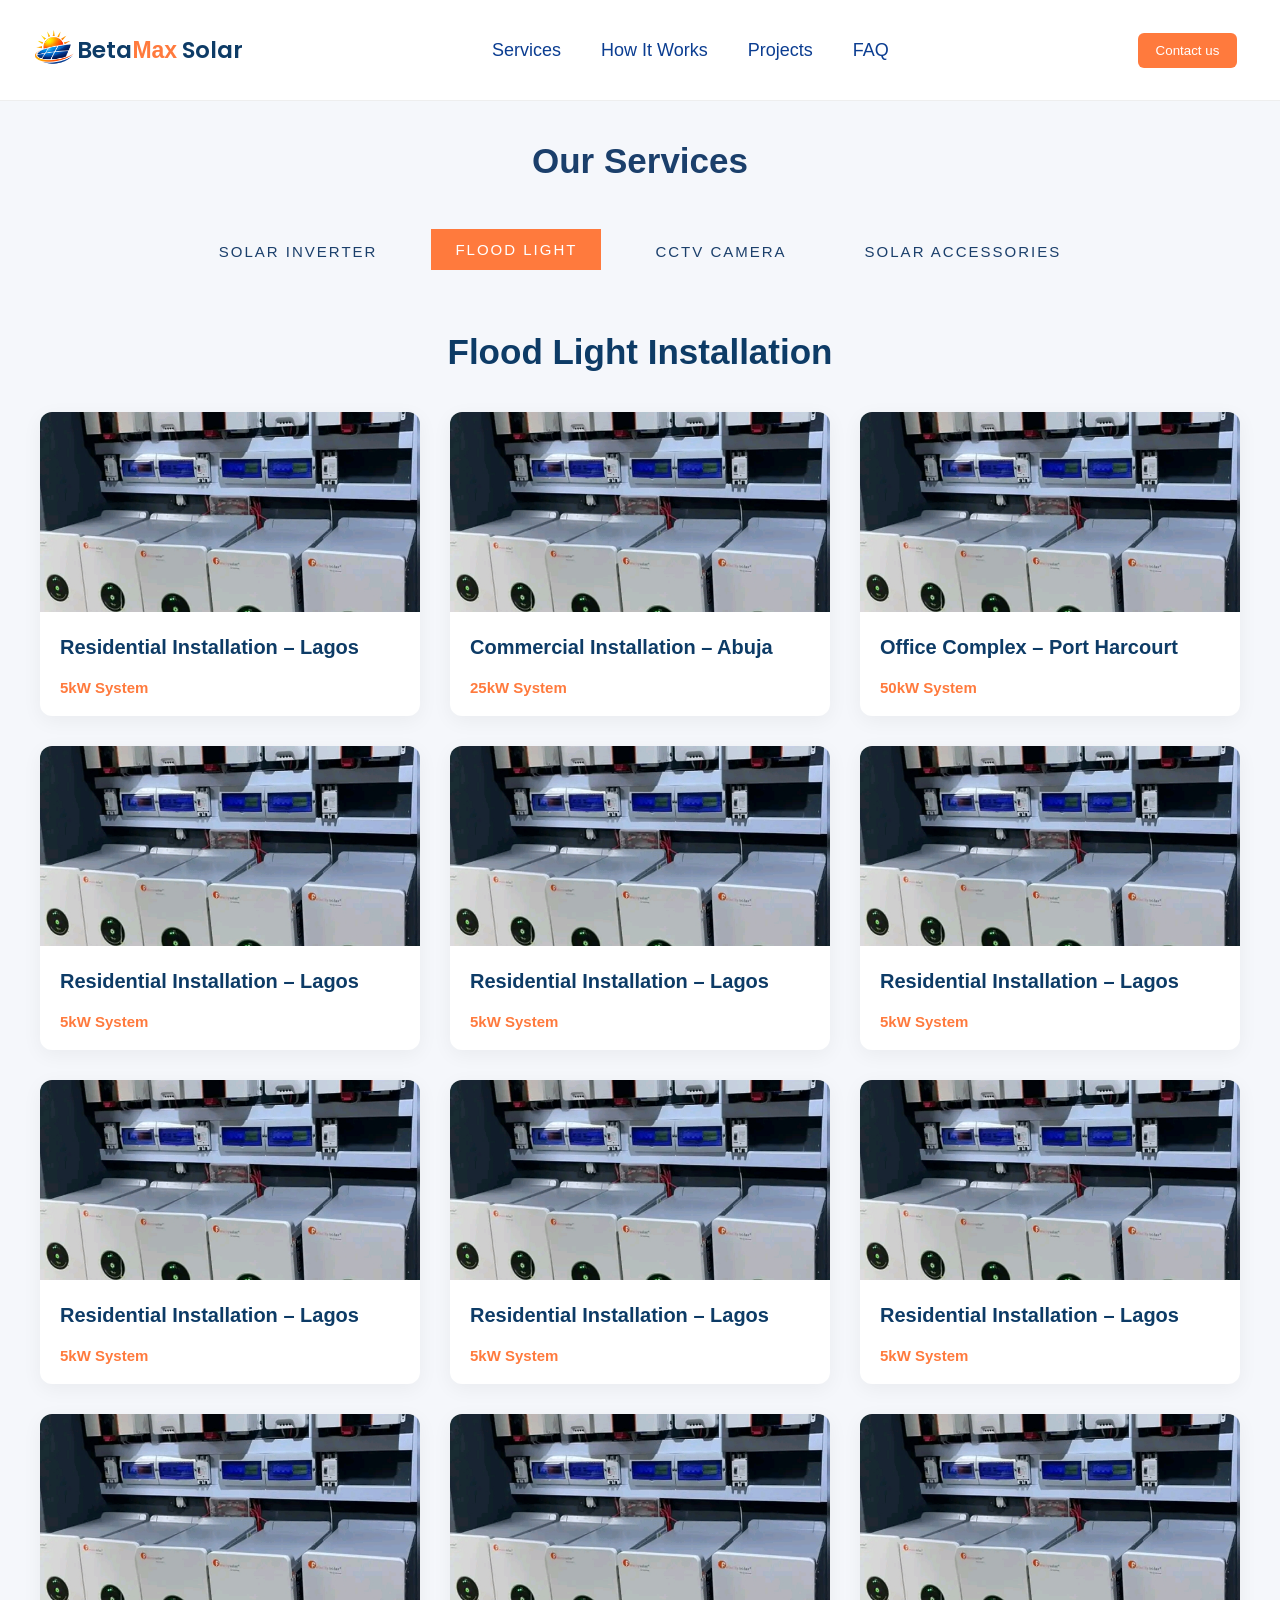
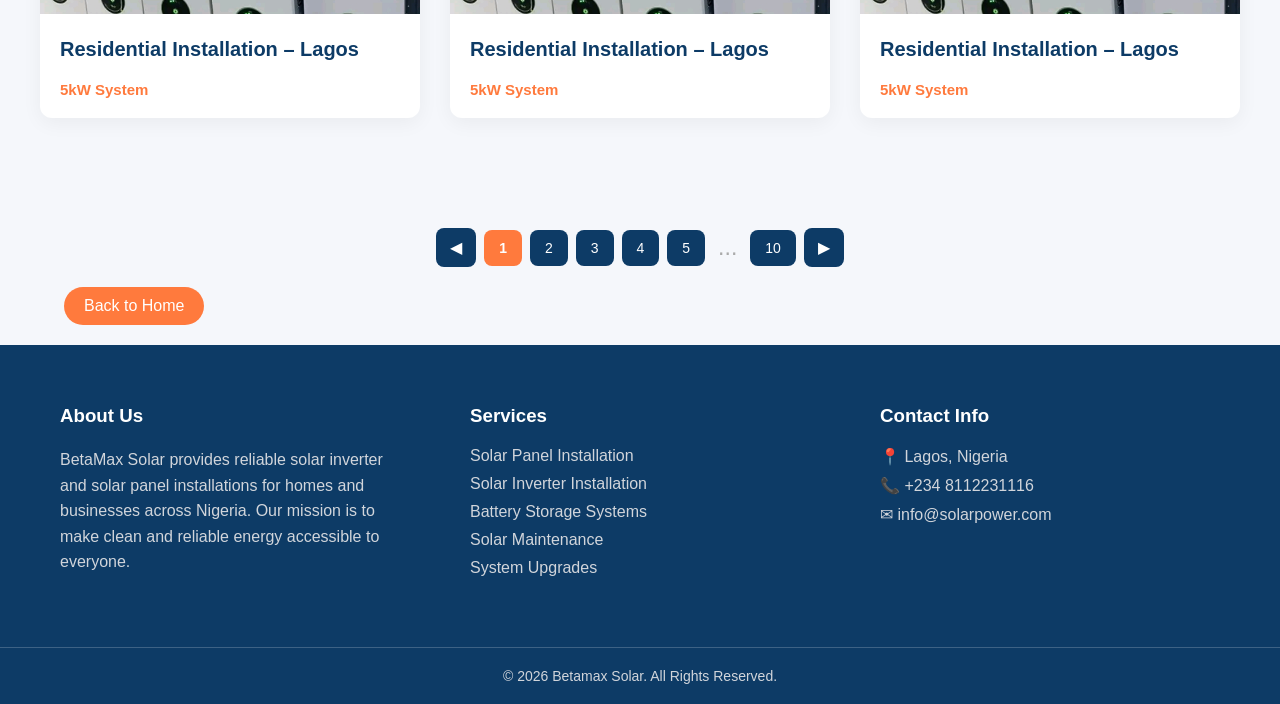
<file: flood.html>
<!DOCTYPE html>
<html lang="en">
<head>

<meta charset="UTF-8">
<meta name="viewport" content="width=device-width, initial-scale=1.0">

<title>BetaMax Solar</title>

<link rel="stylesheet" href="style.css">

<link href="https://fonts.googleapis.com/css2?family=Poppins:wght@300;400;500;600;700&display=swap" rel="stylesheet">
<link rel="icon" href="png.png" >
<link rel="stylesheet" href="https://cdnjs.cloudflare.com/ajax/libs/font-awesome/6.5.0/css/all.min.css">
</head>

<body>

<header>

<div class="container nav">

<div class="logo">

<img src="png.png">
<span1>Beta<span2>Max</span2> Solar</span1>

</div>

<!-- Hamburger -->
  <div class="menu-toggle" id="menu-toggle">
    ☰
  </div>
<nav>

<ul>

<li><a href="index.html">Services</a></li>
<li><a href="index.html">How It Works</a></li>
<li><a href="project.html">Projects</a></li>
<li><a href="faq.html">FAQ</a></li>
 <!-- 👇 ADD THIS -->
    <li class="mobile-contact">
      <a href="contact.html" class="contact-btn">Contact Us</a>
    </li>
</ul>


</nav>

<div class="nav-buttons">

<a href="contact.html"><button class="admin-btn">Contact us</button>
</a>

</div>

</div>

</header>
<h5>Our Services</h5>

<div class="category-tabs">
               <a href="services.html" > <button class="tab-btn">Solar Inverter</button></a> 
            <a href="flood.html" ><button class="tab-btn active">Flood Light</button></a>
            <a href="cctv.html" ><button class="tab-btn">CCTV Camera</button></a>
            <a href="acc.html" > <button class="tab-btn">Solar Accessories</button></a>
        </div>

<!-- FEATURED PROJECTS -->
<section id="projects" class="projects">

<div class="container">

<h2>Flood Light Installation</h2>

<div class="project-grid">


<div class="project-card">

<img src="11.jpg" loading="lazy">

<h3>Residential Installation – Lagos</h3>

<span>5kW System</span>

</div>


<div class="project-card">

<img src="11.jpg" loading="lazy">

<h3>Commercial Installation – Abuja</h3>

<span>25kW System</span>

</div>


<div class="project-card">

<img src="11.jpg" loading="lazy">

<h3>Office Complex – Port Harcourt</h3>

<span>50kW System</span>

</div>


<div class="project-card">

<img src="11.jpg" loading="lazy">

<h3>Residential Installation – Lagos</h3>

<span>5kW System</span>

</div>


<div class="project-card">

<img src="11.jpg" loading="lazy">

<h3>Residential Installation – Lagos</h3>

<span>5kW System</span>

</div>


<div class="project-card">

<img src="11.jpg" loading="lazy">

<h3>Residential Installation – Lagos</h3>

<span>5kW System</span>

</div>


<div class="project-card">

<img src="11.jpg" loading="lazy">

<h3>Residential Installation – Lagos</h3>

<span>5kW System</span>

</div>


<div class="project-card">

<img src="11.jpg" loading="lazy">

<h3>Residential Installation – Lagos</h3>

<span>5kW System</span>

</div>


<div class="project-card">

<img src="11.jpg" loading="lazy">

<h3>Residential Installation – Lagos</h3>

<span>5kW System</span>

</div>


<div class="project-card">

<img src="11.jpg" loading="lazy">

<h3>Residential Installation – Lagos</h3>

<span>5kW System</span>

</div>


<div class="project-card">

<img src="11.jpg" loading="lazy">

<h3>Residential Installation – Lagos</h3>

<span>5kW System</span>

</div>


<div class="project-card">

<img src="11.jpg" loading="lazy">

<h3>Residential Installation – Lagos</h3>

<span>5kW System</span>

</div>


</div>

</div>

</section>

<div class="pagination">

<a href="#" class="page-btn prev">◀</a>

<a href="kdrama.html" class="page-number active">1</a>
<a href="kdrama2.html" class="page-number">2</a>
<a href="#" class="page-number">3</a>
<a href="#" class="page-number">4</a>
<a href="#" class="page-number">5</a>

<span class="dots">...</span>

<a href="#" class="page-number">10</a>

<a href="kdrama2.html" class="page-btn next">▶</a>

</div>
<a href="index.html" class="back-btn">Back to Home</a>
<!-- FOOTER -->

<footer class="footer">

<div class="footer-container">

<div class="footer-col">

<h3>About Us</h3>

<p>
BetaMax Solar provides reliable solar inverter and
solar panel installations for homes and businesses across
Nigeria. Our mission is to make clean and reliable energy
accessible to everyone.
</p>

</div>



<div class="footer-col">

<h3>Services</h3>

<ul>
<li>Solar Panel Installation</li>
<li>Solar Inverter Installation</li>
<li>Battery Storage Systems</li>
<li>Solar Maintenance</li>
<li>System Upgrades</li>

</ul>

</div>


<div class="footer-col">

<h3>Contact Info</h3>

<ul>
<li>📍 Lagos, Nigeria</li>
<li>📞 +234 8112231116</li>
<li>✉ info@solarpower.com</li>
</ul>

</div>

</div>


<div class="footer-bottom">

<p>
© 2026 Betamax Solar. All Rights Reserved.
</p>

</div>
</footer>
<script src="script.js"></script>


</body>

</html>
</file>
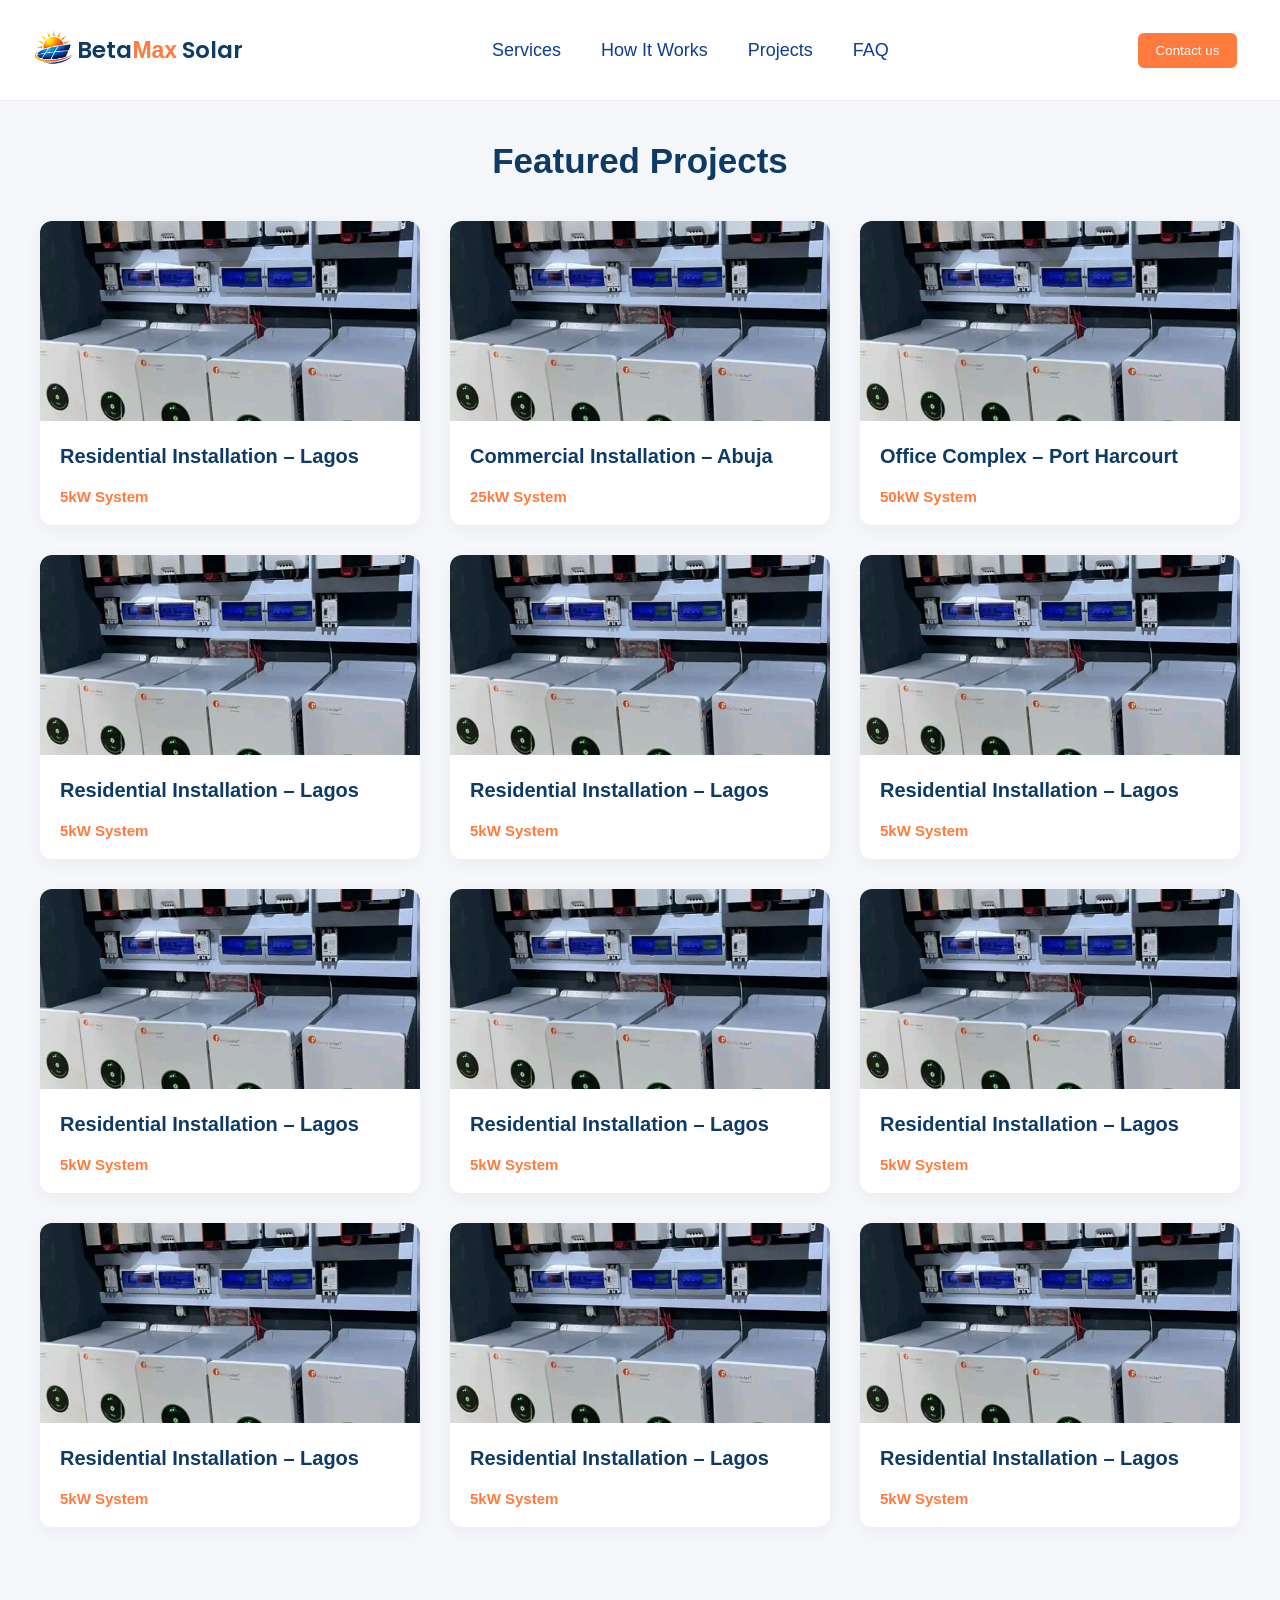
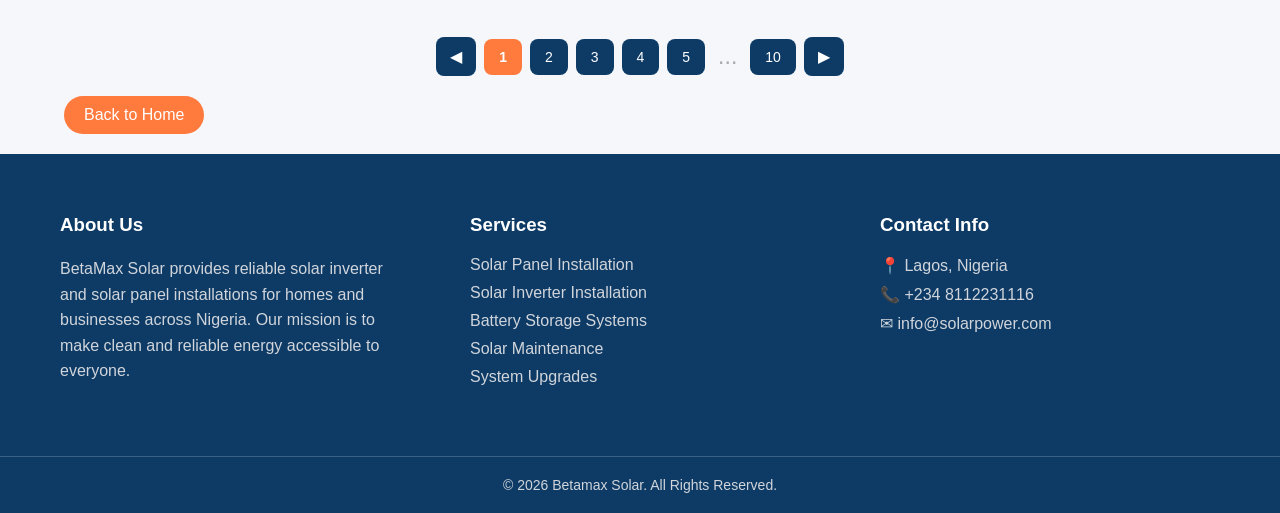
<file: project.html>
<!DOCTYPE html>
<html lang="en">
<head>

<meta charset="UTF-8">
<meta name="viewport" content="width=device-width, initial-scale=1.0">

<title>BetaMax Solar</title>

<link rel="stylesheet" href="style.css">

<link href="https://fonts.googleapis.com/css2?family=Poppins:wght@300;400;500;600;700&display=swap" rel="stylesheet">
<link rel="icon" href="png.png" >
<link rel="stylesheet" href="https://cdnjs.cloudflare.com/ajax/libs/font-awesome/6.5.0/css/all.min.css">
</head>

<body>

<header>

<div class="container nav">

<div class="logo">

<img src="png.png">
<span1>Beta<span2>Max</span2> Solar</span1>

</div>

<!-- Hamburger -->
  <div class="menu-toggle" id="menu-toggle">
    ☰
  </div>
<nav>

<ul>

<li><a href="services.html">Services</a></li>
<li><a href="index.html">How It Works</a></li>
<li><a href="project.html">Projects</a></li>
<li><a href="faq.html">FAQ</a></li>
 <!-- 👇 ADD THIS -->
    <li class="mobile-contact">
      <a href="contact.html" class="contact-btn">Contact Us</a>
    </li>

</ul>

</nav>

<div class="nav-buttons">
<a href="contact.html"><button class="admin-btn">Contact us</button>
</a>
</div>

</div>

</header>



<!-- FEATURED PROJECTS -->
<section id="projects" class="projects">

<div class="container">

<h2>Featured Projects</h2>

<div class="project-grid">


<div class="project-card">

<img src="11.jpg" loading="lazy">

<h3>Residential Installation – Lagos</h3>

<span>5kW System</span>

</div>


<div class="project-card">

<img src="11.jpg" loading="lazy">

<h3>Commercial Installation – Abuja</h3>

<span>25kW System</span>

</div>


<div class="project-card">

<img src="11.jpg" loading="lazy">

<h3>Office Complex – Port Harcourt</h3>

<span>50kW System</span>

</div>


<div class="project-card">

<img src="11.jpg" loading="lazy">

<h3>Residential Installation – Lagos</h3>

<span>5kW System</span>

</div>


<div class="project-card">

<img src="11.jpg" loading="lazy">

<h3>Residential Installation – Lagos</h3>

<span>5kW System</span>

</div>


<div class="project-card">

<img src="11.jpg" loading="lazy">

<h3>Residential Installation – Lagos</h3>

<span>5kW System</span>

</div>


<div class="project-card">

<img src="11.jpg" loading="lazy">

<h3>Residential Installation – Lagos</h3>

<span>5kW System</span>

</div>


<div class="project-card">

<img src="11.jpg" loading="lazy">

<h3>Residential Installation – Lagos</h3>

<span>5kW System</span>

</div>


<div class="project-card">

<img src="11.jpg" loading="lazy">

<h3>Residential Installation – Lagos</h3>

<span>5kW System</span>

</div>


<div class="project-card">

<img src="11.jpg" loading="lazy">

<h3>Residential Installation – Lagos</h3>

<span>5kW System</span>

</div>


<div class="project-card">

<img src="11.jpg" loading="lazy">

<h3>Residential Installation – Lagos</h3>

<span>5kW System</span>

</div>


<div class="project-card">

<img src="11.jpg" loading="lazy">

<h3>Residential Installation – Lagos</h3>

<span>5kW System</span>

</div>


</div>

</div>

</section>

<div class="pagination">

<a href="#" class="page-btn prev">◀</a>

<a href="kdrama.html" class="page-number active">1</a>
<a href="kdrama2.html" class="page-number">2</a>
<a href="#" class="page-number">3</a>
<a href="#" class="page-number">4</a>
<a href="#" class="page-number">5</a>

<span class="dots">...</span>

<a href="#" class="page-number">10</a>

<a href="kdrama2.html" class="page-btn next">▶</a>

</div>
<a href="index.html" class="back-btn">Back to Home</a>
<!-- FOOTER -->

<footer class="footer">

<div class="footer-container">

<div class="footer-col">

<h3>About Us</h3>

<p>
BetaMax Solar provides reliable solar inverter and
solar panel installations for homes and businesses across
Nigeria. Our mission is to make clean and reliable energy
accessible to everyone.
</p>

</div>


<div class="footer-col">

<h3>Services</h3>

<ul>
<li>Solar Panel Installation</li>
<li>Solar Inverter Installation</li>
<li>Battery Storage Systems</li>
<li>Solar Maintenance</li>
<li>System Upgrades</li>

</ul>

</div>


<div class="footer-col">

<h3>Contact Info</h3>

<ul>
<li>📍 Lagos, Nigeria</li>
<li>📞 +234 8112231116</li>
<li>✉ info@solarpower.com</li>
</ul>

</div>

</div>


<div class="footer-bottom">

<p>
© 2026 Betamax Solar. All Rights Reserved.
</p>

</div>
</footer>
<script src="script.js"></script>

</body>

</html>
</file>
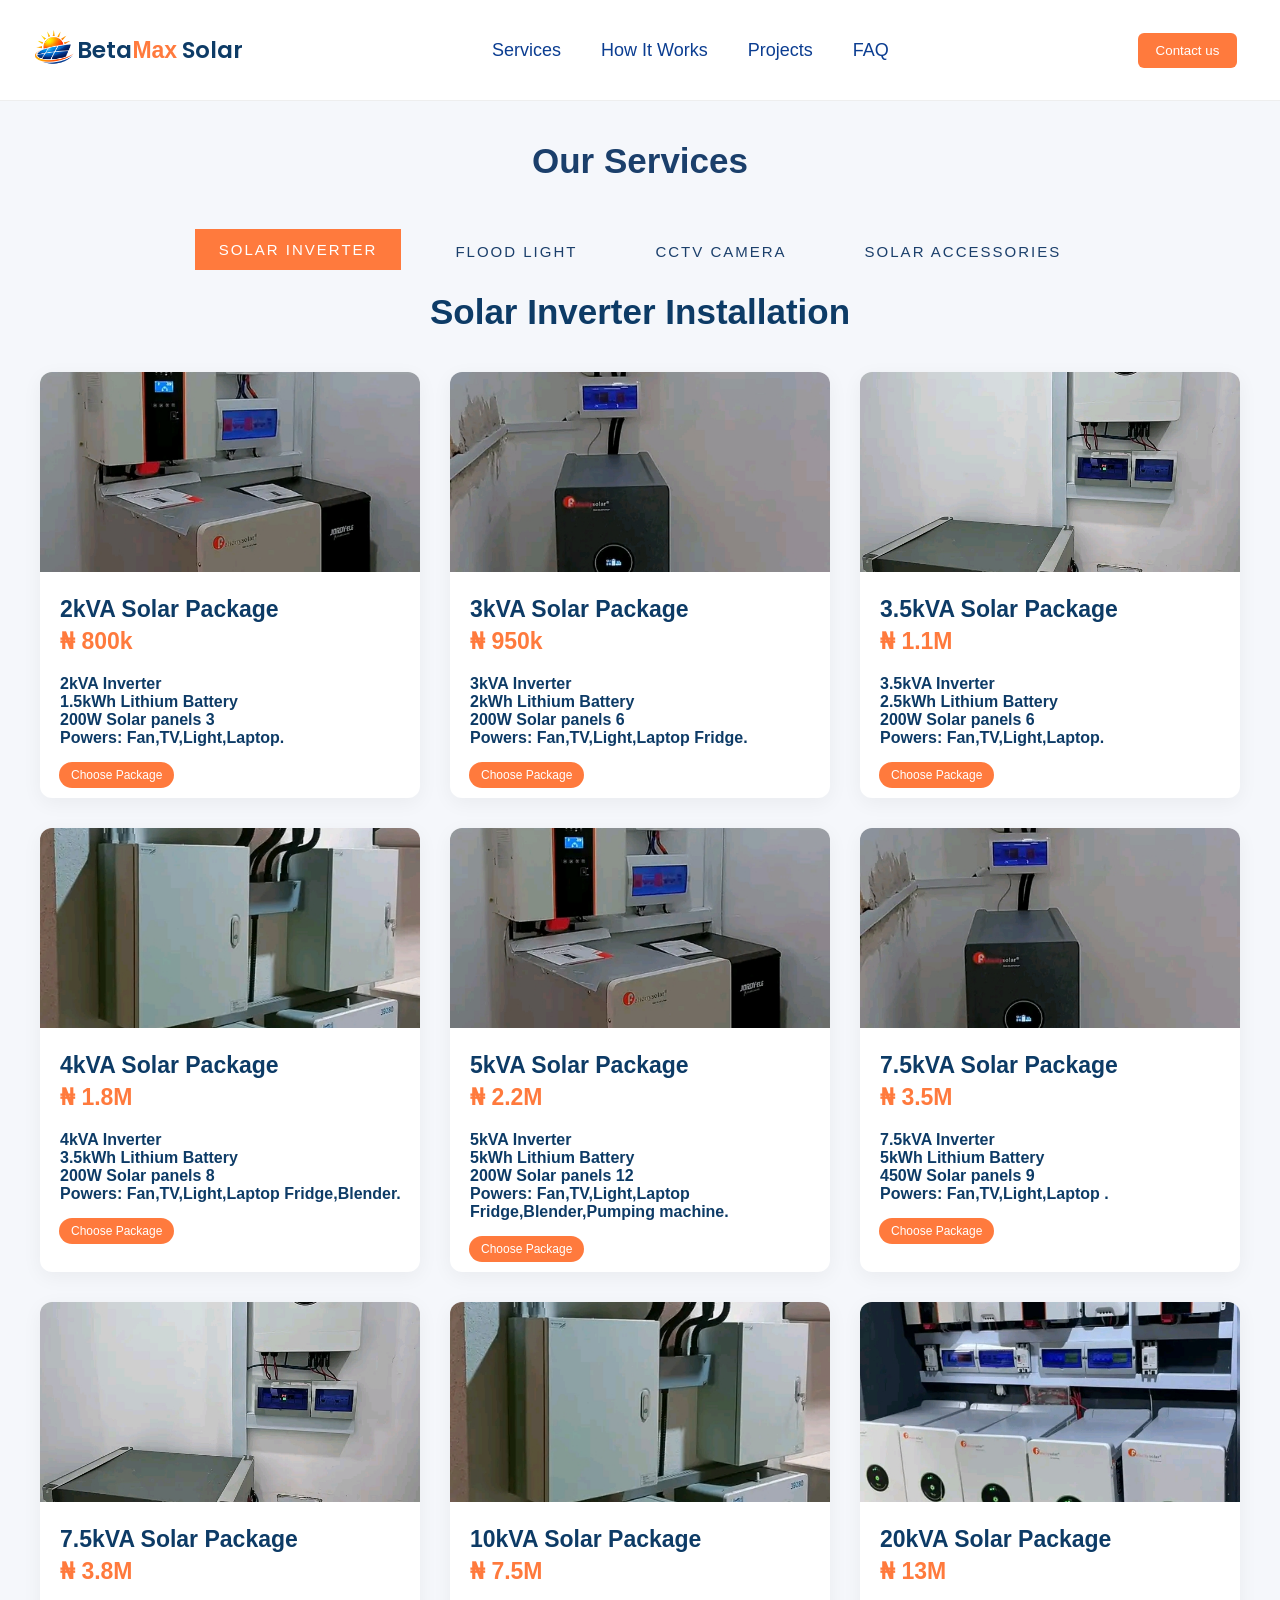
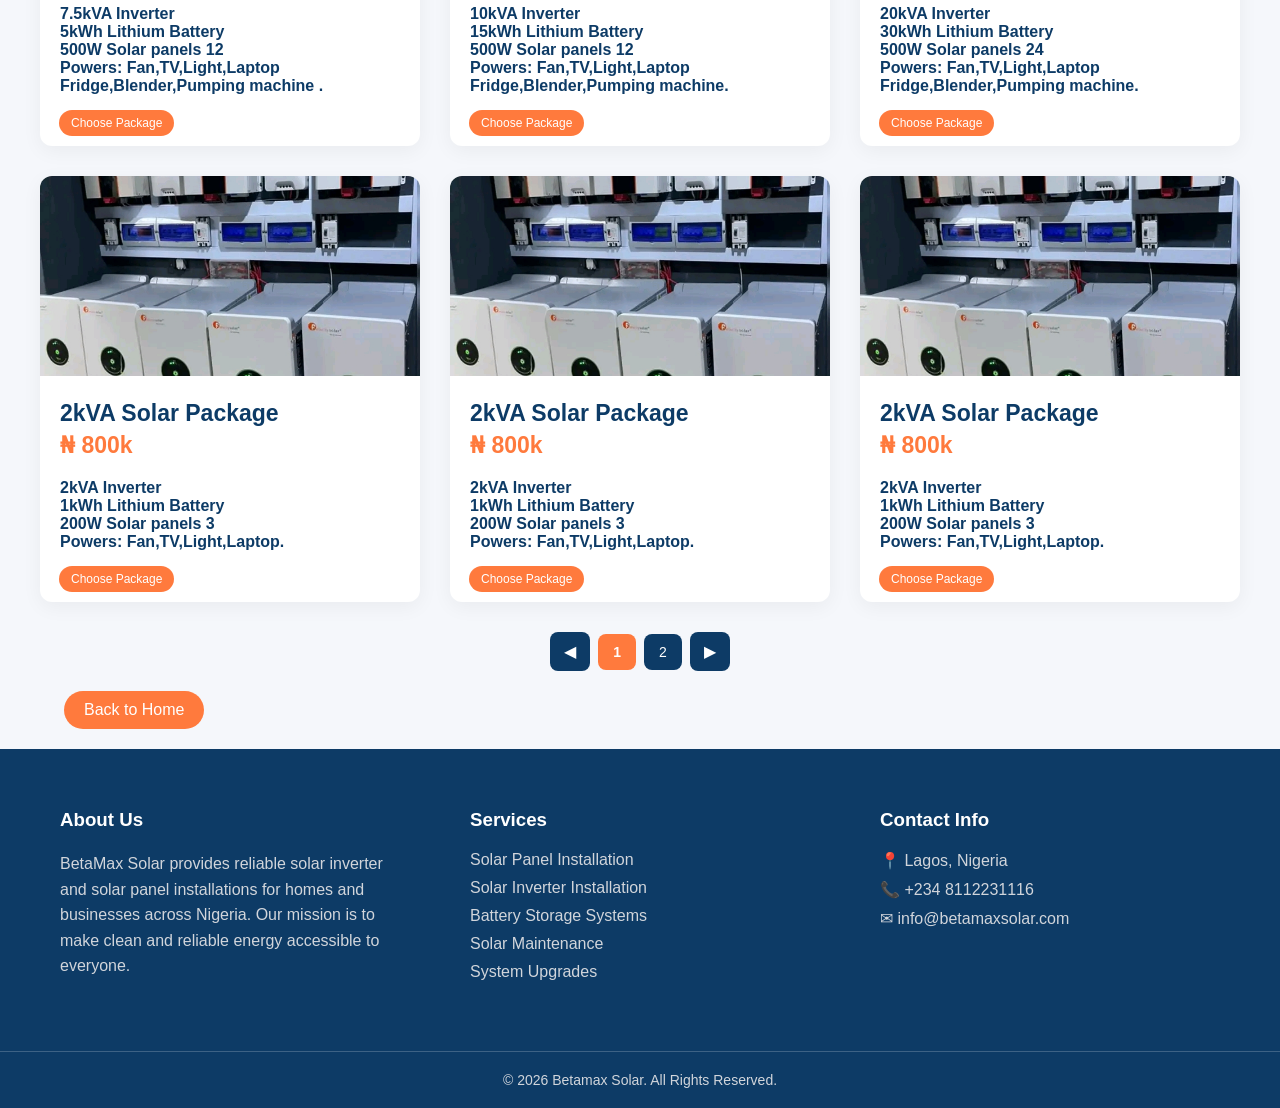
<file: services.html>
<!DOCTYPE html>
<html lang="en">
<head>

<meta charset="UTF-8">
<meta name="viewport" content="width=device-width, initial-scale=1.0">

<title>BetaMax Solar</title>

<link rel="stylesheet" href="style.css">

<link href="https://fonts.googleapis.com/css2?family=Poppins:wght@300;400;500;600;700&display=swap" rel="stylesheet">
<link rel="icon" href="png.png" >
<link rel="stylesheet" href="https://cdnjs.cloudflare.com/ajax/libs/font-awesome/6.5.0/css/all.min.css">
</head>

<body>

<header>

<div class="container nav">

<div class="logo">

<img src="png.png">
<span1>Beta<span2>Max</span2> Solar</span1>

</div>

<!-- Hamburger -->
  <div class="menu-toggle" id="menu-toggle">
    ☰
  </div>
<nav>

<ul>

<li><a href="index.html">Services</a></li>
<li><a href="index.html">How It Works</a></li>
<li><a href="project.html">Projects</a></li>
<li><a href="faq.html">FAQ</a></li>
  <!-- 👇 ADD THIS -->
    <li class="mobile-contact">
      <a href="contact.html" class="contact-btn">Contact Us</a>
    </li>
</ul>

</nav>

<div class="nav-buttons">

<a href="contact.html"><button class="admin-btn">Contact us</button>
</a>

</div>

</div>

</header>
<h5>Our Services</h5>

<div class="category-tabs">
              <a href="services.html" > <button class="tab-btn active">Solar Inverter</button></a> 
            <a href="flood.html" ><button class="tab-btn">Flood Light</button></a>
            <a href="cctv.html" ><button class="tab-btn">CCTV Camera</button></a>
            <a href="acc.html" > <button class="tab-btn ">Solar Accessories</button></a>
        </div>

<!-- FEATURED packageS -->

<div class="container">

<h2>Solar Inverter Installation</h2>

<div class="package-grid">


<div class="package-card">

<img src="14.jpg" loading="lazy">

<h3>2kVA Solar Package</h3>
<span>&#8358 800k</span>
<p> 2kVA Inverter</p>
<p> 1.5kWh Lithium Battery</p>
<p> 200W Solar panels 3</p>
<p> Powers: Fan,TV,Light,Laptop.</p>
<br>
<a href="https://wa.me/2348112231116" class="package-btn">Choose Package</a>

</div>


<div class="package-card">

<img src="17.jpg" loading="lazy">

<h3>3kVA Solar Package</h3>
<span>&#8358 950k</span>
<p> 3kVA Inverter</p>
<p> 2kWh Lithium Battery</p>
<p> 200W Solar panels 6</p>
<p> Powers: Fan,TV,Light,Laptop Fridge.</p>
<br>
<a href="https://wa.me/2348112231116" class="package-btn">Choose Package</a>


</div>


<div class="package-card">

<img src="18.jpg" loading="lazy">

<h3>3.5kVA Solar Package</h3>
<span>&#8358 1.1M</span>
<p> 3.5kVA Inverter</p>
<p> 2.5kWh Lithium Battery</p>
<p> 200W Solar panels 6</p>
<p> Powers: Fan,TV,Light,Laptop.</p>
<br>
<a href="https://wa.me/2348112231116" class="package-btn">Choose Package</a>

</div>


<div class="package-card">

<img src="19.jpg" loading="lazy">

<h3>4kVA Solar Package</h3>
<span>&#8358 1.8M</span>
<p> 4kVA Inverter</p>
<p> 3.5kWh Lithium Battery</p>
<p> 200W Solar panels 8</p>
<p> Powers: Fan,TV,Light,Laptop Fridge,Blender.</p>
<br>
<a href="https://wa.me/2348112231116" class="package-btn">Choose Package</a>

</div>


<div class="package-card">

<img src="14.jpg" loading="lazy">

<h3>5kVA Solar Package</h3>
<span>&#8358 2.2M</span>
<p> 5kVA Inverter</p>
<p> 5kWh Lithium Battery</p>
<p> 200W Solar panels 12</p>
<p> Powers: Fan,TV,Light,Laptop Fridge,Blender,Pumping machine.</p>
<br>
<a href="https://wa.me/2348112231116" class="package-btn">Choose Package</a>

</div>


<div class="package-card">

<img src="17.jpg" loading="lazy">

<h3>7.5kVA Solar Package</h3>
<span>&#8358 3.5M</span>
<p> 7.5kVA Inverter</p>
<p> 5kWh Lithium Battery</p>
<p> 450W Solar panels 9</p>
<p> Powers: Fan,TV,Light,Laptop .</p>
<br>
<a href="https://wa.me/2348112231116" class="package-btn">Choose Package</a>

</div>


<div class="package-card">

<img src="18.jpg" loading="lazy">

<h3>7.5kVA Solar Package</h3>
<span>&#8358 3.8M</span>
<p> 7.5kVA Inverter</p>
<p> 5kWh Lithium Battery</p>
<p> 500W Solar panels 12</p>
<p> Powers: Fan,TV,Light,Laptop Fridge,Blender,Pumping machine .</p>
<br>
<a href="https://wa.me/2348112231116" class="package-btn">Choose Package</a>

</div>


<div class="package-card">

<img src="19.jpg" loading="lazy">

<h3>10kVA Solar Package</h3>
<span>&#8358 7.5M</span>
<p> 10kVA Inverter</p>
<p> 15kWh Lithium Battery</p>
<p> 500W Solar panels 12</p>
<p> Powers: Fan,TV,Light,Laptop Fridge,Blender,Pumping machine.</p>
<br>
<a href="https://wa.me/2348112231116" class="package-btn">Choose Package</a>

</div>


<div class="package-card">

<img src="11.jpg" loading="lazy">

<h3>20kVA Solar Package</h3>
<span>&#8358
13M</span>
<p> 20kVA Inverter</p>
<p> 30kWh Lithium Battery</p>
<p> 500W Solar panels 24</p>
<p> Powers: Fan,TV,Light,Laptop Fridge,Blender,Pumping machine.</p>
<br>
<a href="https://wa.me/2348112231116" class="package-btn">Choose Package</a>

</div>


<div class="package-card">

<img src="11.jpg" loading="lazy">

<h3>2kVA Solar Package</h3>
<span>&#8358
800k</span>
<p> 2kVA Inverter</p>
<p> 1kWh Lithium Battery</p>
<p> 200W Solar panels 3</p>
<p> Powers: Fan,TV,Light,Laptop.</p>
<br>
<a href="https://wa.me/2348112231116" class="package-btn">Choose Package</a>

</div>


<div class="package-card">

<img src="11.jpg" loading="lazy">

<h3>2kVA Solar Package</h3>
<span>&#8358
800k</span>
<p> 2kVA Inverter</p>
<p> 1kWh Lithium Battery</p>
<p> 200W Solar panels 3</p>
<p> Powers: Fan,TV,Light,Laptop.</p>
<br>
<a href="https://wa.me/2348112231116" class="package-btn">Choose Package</a>

</div>


<div class="package-card">

<img src="11.jpg" loading="lazy">

<h3>2kVA Solar Package</h3>
<span>&#8358
800k</span>
<p> 2kVA Inverter</p>
<p> 1kWh Lithium Battery</p>
<p> 200W Solar panels 3</p>
<p> Powers: Fan,TV,Light,Laptop.</p>
<br>
<a href="https://wa.me/2348112231116" class="package-btn">Choose Package</a>

</div>


</div>

</div>

</section>

<div class="pagination">

<a href="&#8358
" class="page-btn prev">◀</a>

<a href="kdrama.html" class="page-number active">1</a>
<a href="kdrama2.html" class="page-number">2</a>


<a href="kdrama2.html" class="page-btn next">▶</a>

</div>
<a href="index.html" class="back-btn">Back to Home</a>
<!-- FOOTER -->

<footer class="footer">

<div class="footer-container">

<div class="footer-col">

<h3>About Us</h3>

<p>
BetaMax Solar provides reliable solar inverter and
solar panel installations for homes and businesses across
Nigeria. Our mission is to make clean and reliable energy
accessible to everyone.
</p>

</div>



<div class="footer-col">

<h3>Services</h3>

<ul>
<li>Solar Panel Installation</li>
<li>Solar Inverter Installation</li>
<li>Battery Storage Systems</li>
<li>Solar Maintenance</li>
<li>System Upgrades</li>

</ul>

</div>


<div class="footer-col">

<h3>Contact Info</h3>

<ul>
<li>📍 Lagos, Nigeria</li>
<li>📞 +234 8112231116</li>
<li>✉ info@betamaxsolar.com</li>
</ul>

</div>

</div>


<div class="footer-bottom">

<p>
© 2026 Betamax Solar. All Rights Reserved.
</p>

</div>
</footer>
<script src="script.js"></script>
</body>

</html>
</file>
<file: style.css>
*{
margin:0;
padding:0;
box-sizing:border-box;
font-family:Poppins;

}
body{
background:#f5f7fb;
color:#333;
}

.container{
width:95%;
max-width:1200px;
margin:auto;
}

header{
background:white;
border-bottom:1px solid #eee;
position:sticky;
top:0;
z-index:100;
}

.nav{
display:flex;
justify-content:space-between;
align-items:center;
padding:18px 0;
}

.logo{
display:flex;
align-items:center;
margin-left: -140px;
}


.logo img{
height:70px;
width:auto;
}
span{
 color:#0d3b66;
 font-size: 23px;
}


span1{
 color:#0d3b66;
 font-size: 23px;
 margin-left:-40px;
font-family:Poppins;
font-weight: 600;

}
span2{
 color:#ff7a3d;
 
}


span3{
 color:#ff7a3d;
 }
 
.nav a:hover{
color:#ff7a3d;
}
/* RESET */
* {
  margin: 0;
  padding: 0;
  box-sizing: border-box;
  font-family: 'Segoe UI', sans-serif;
}

/* ===================== */
/* NAVBAR */
/* ===================== */

.container.nav {
  display: flex;
  justify-content: space-between;
  align-items: center;
  padding: 15px 8%;
  background: #fff;
  position: relative;
}

/* LOGO */
.logo {
  display: flex;
  align-items: center;
  gap: 10px;
}

.logo span {
  font-weight: 600;
  color: #0b3d91;
}

/* NAV LINKS */
nav ul {
  display: flex;
  gap: 40px;
  list-style: none;
}

nav ul li a {
  text-decoration: none;
  color: #0b3d91;
  font-weight: 500;
  transition: 0.3s;
  font-size: 18px;
}

nav ul li a:hover {
  color: #ff7a3d;
}

/* BUTTON */
.nav-buttons .admin-btn {
  background: #ff7a3d;
  color: #fff;
  border: none;
  padding: 10px 18px;
  border-radius: 6px;
  cursor: pointer;
  margin-right: -110px;
}

.nav-buttons .admin-btn:hover {
  background: #ff7a3d;
  color: #ffffff;
}

/* ===================== */
/* HAMBURGER */
/* ===================== */

.menu-toggle {
  display: none;
  font-size: 26px;
  cursor: pointer;
}

/* ===================== */
/* HERO SECTION */
/* ===================== */

.hero {
  display: flex;
  align-items: center;
  justify-content: space-between;
  padding: 60px 8%;
  gap: 40px;
}

.hero-text {
  flex: 1;
}

.hero-text h1 {
  font-size: 42px;
  color: #0b3d91;
  line-height: 1.2;
}

.hero-text span {
  color: #ff7a3d;
}

.hero-text p {
  margin: 20px 0;
  color: #555;
}

.hero-text button {
  background: #ff7a3d;
  color: #fff;
  border: none;
  padding: 12px 22px;
  border-radius: 25px;
  cursor: pointer;
}

/* IMAGE */
.hero-image {
  flex: 1;
}

.hero-image img {
  width: 100%;
  height: auto;
  border-radius: 12px;
  object-fit: cover;
}

/* ===================== */
/* MOBILE RESPONSIVE */
/* ===================== */

@media (max-width: 768px) {
	
  /* SHOW HAMBURGER */
  .menu-toggle {
    display: block;
	margin-right:-165px;
  }
	.back-btn{
		margin-left:-220px;
	}
	.seemore-btn{
		margin-left:-220px;
	}
  .logo img{
 height:70px;
 width:auto;
 margin-left: 80px;
  }
 
span1{
 color:#0d3b66;
 font-size: 23px;
 margin-left:-35px;
font-family:Poppins;
font-weight: 600;

}



.project-grid{
display:grid;
grid-template-columns:repeat(auto-fit,minmax(250px,1fr));
gap:30px;
margin-top:40px;
}


.package-grid{
display:grid;
grid-template-columns:repeat(auto-fit,minmax(250px,1fr));
gap:30px;
margin-top:40px;
}

  /* HIDE NAV INITIALLY */
  nav ul {
    position: absolute;
    top: 70px;
    left: 0;
    width: 100%;
    background: #fff;
    flex-direction: column;
    align-items: center;
    gap: 20px;
    padding: 20px 0;
    display: none;
  }

  /* ACTIVE MENU */
  nav ul.active {
    display: flex;
  }

  /* MOVE BUTTON INTO MENU */
  .nav-buttons {
    display: none;
  }

  /* HERO STACK */
  .hero {
    flex-direction: column;
    text-align: center;
  }

  .hero-text h1 {
    font-size: 28px;
  }

  .hero-text p {
    font-size: 14px;
  }

  .hero-image {
    margin-top: 20px;
  }
	
.hero-stats{
display:flex;
gap:40px;
margin-top:40px;
	margin-left:50px;
}
}
.quote-btn{
background:#ff7a3d;
color:white;
display:inline-block;
padding:10px 20px;
border-radius:24px;
text-decoration:none;
margin-top:20px;
transition:0.3s;
}

.quote-btn:hover{
background:#ff7a3d;
color:white;
transform:scale(1.05);
}
/* HERO SECTION */
/* SLIDER */

.slider{
position:relative;
width:100%;
height:500px;
overflow:hidden;
border-radius:15px;
}

.slide{
position:absolute;
width:100%;
height:100%;
object-fit:cover;
opacity:0;
transition:opacity 1s ease-in-out;
}

.slide.active{
opacity:1;
}


@media (max-width: 768px) {

  .hero {
    flex-direction: column; /* STACK */
    text-align: center;
  }

  .hero-text h1 {
    font-size: 28px; /* smaller for phone */
  }

  .hero-text p {
    font-size: 14px;
  }

  .hero-image img {
    width: 100%;
    height: auto; /* PREVENT DISTORTION */
  }

  
.slider{
position:relative;
width:100px;
height:auto;
overflow:hidden;
border-radius:15px;
}

.slide{
position:absolute;
width:100%;
height:auto;
object-fit:cover;
opacity:0;
transition:opacity 1s ease-in-out;
}

.slide.active{
opacity:1;
}
}




.hero{
padding:80px 0;
}

.hero-grid{
display:grid;
grid-template-columns:1fr 1fr;
gap:50px;
align-items:center;
}

.hero-text h1{
font-size:42px;
color:#0d3b66;
margin-bottom:20px;
}

.hero-text p{
margin-bottom:25px;
font-size: 14px;
}

.hero-buttons button{
margin-right:10px;
padding:14px 22px;
border-radius:8px;
}

.hero-stats{
display:flex;
gap:40px;
margin-top:30px;
}

.hero-stats h3{
color:#0d3b66;
}

.hero-image img{
width:100%;
border-radius:14px;
}
.hero-badge{
    font-size: 30px;
}

.services{
padding:80px 0;
text-align:center;
}
.services h2{
color:#0d3b66;
font-size: 35px;
}
.services h3{
color:#0d3b66;
}
.service-grid{
display:grid;
grid-template-columns:0.8fr 0.8fr;
gap:30px;
margin-top:40px;
}

.service-card{
background:white;
border-radius:12px;
box-shadow:0 5px 20px rgba(0,0,0,0.05);
text-align:left;
overflow:hidden;
}

.service-card img{
width:100%;
height:250px;
object-fit:cover;
}

.service-card h3{
padding:20px;
}

.service-card p{
padding:0 20px 20px;
}

.service-card a{
padding:20px;
display:block;
color:#ff7a3d;
text-decoration:none;
}

@media(max-width:900px){

.hero-grid{
grid-template-columns:1fr;
}

.service-grid{
grid-template-columns:0.8fr;
}

nav ul{
display:none;
}

}
.how-it-works{
padding:80px 0;
text-align:center;
background:#f8fafc;
margin-top: -40px;
}
.how-it-works h2{
font-size: 35px;
color:#0d3b66;
}

.process-tabs{
display:flex;
justify-content:center;
gap:12px;
margin-top:30px;
flex-wrap:wrap;
}

.tab{
padding:12px 20px;
border:none;
background:#e5e7eb;
border-radius:8px;
cursor:pointer;
font-weight:500;
font-size: 15px;
}

.tab.active{
background:#ff7a3d;
color:white;
}

.process-content{
display:none;
max-width:700px;
margin:40px auto;
text-align:left;
}

.process-content h3{
color:#0d3b66;
}

.process-content.active{
display:block;
}

.process-content ul{
margin-top:15px;
list-style:none;
}

.process-content li{
margin-bottom:10px;
}

/* PROJECTS */

.projects{
padding:80px 0;
text-align:center;
margin-top: -40px;
}
.projects h2{
    font-size: 35px;
color:#0d3b66;
}

.project-grid{
display:grid;
grid-template-columns:repeat(auto-fit,minmax(300px,1fr));
gap:30px;
margin-top:40px;
}

.project-card{
background:white;
border-radius:12px;
box-shadow:0 5px 20px rgba(0,0,0,0.05);
text-align:left;
overflow:hidden;
}

.project-card img{
width:100%;
height:200px;
object-fit:cover;
}

.project-card h3{
padding:20px;
font-size:20px;
color:#0d3b66;
}

.project-card span{
padding:0 20px 20px;
display:block;
color:#ff7a3d;
font-weight:600;
font-size: 15px;
}


/* PACKAGE */

.package{
padding:80px 0;
text-align:center;
margin-top: -40px;
}
.container h2{
    font-size: 35px;
color:#0d3b66;
text-align: center;
}

.package-grid{
display:grid;
grid-template-columns:repeat(auto-fit,minmax(300px,1fr));
gap:30px;
margin-top:40px;
}

.package-card{
background:white;
border-radius:12px;
box-shadow:0 5px 20px rgba(0,0,0,0.05);
text-align:left;
overflow:hidden;
}

.package-card img{
width:100%;
height:200px;
object-fit:cover;
}

.package-card h3{
padding:20px;
font-size:23px;
color:#0d3b66;
}

.package-card span{
padding:0 20px 20px;
display:block;
color:#ff7a3d;
font-weight:700;
font-size: 23px;
margin-top: -15px;
}

.package-card p{
  font-weight:600;
  margin-left: 20px;
  color:#0d3b66;
}

.seemore-btn{
background:#ff7a3d;
color:white;
display:inline-block;
padding:12px 24px;
border-radius:24px;
text-decoration:none;
margin-top:-70%;
transition:0.3s;
margin-left: 5%;
}

.seemore-btn:hover{
background:#ff7a3d;
color:white;
transform:scale(1.05);
}



.package-btn{
background:#ff7a3d;
color:white;
display:inline-block;
padding:6px 12px;
border-radius:15px;
text-decoration:none;
margin-top:-70%;
margin-bottom: 10px;
transition:0.3s;
margin-left: 5%;
font-size: 12px;
}

.package-btn:hover{
background:#ff7a3d;
color:white;
transform:scale(1.05);
}



/* CONTACT SECTION */

.contact-section{
padding:90px 0;
background:#f8fafc;
text-align:center;
}

.contact-section h2{
font-size:36px;
margin-bottom:10px;
color:#0d3b66;
}

.contact-subtext{
color:#6b7280;
margin-bottom:50px;
}

.primary-contact{
display:flex;
justify-content:center;
gap:30px;
flex-wrap:wrap;
}

.contact-card{
width:260px;
padding:35px;
border-radius:12px;
background:white;
box-shadow:0 10px 30px rgba(0,0,0,0.05);
text-decoration:none;
color:#111;
transition:0.3s;
}

.contact-card i{
font-size:30px;
margin-bottom:15px;
}

.contact-card h3{
margin-bottom:10px;
}

.contact-card:hover{
transform:translateY(-8px);
box-shadow:0 15px 40px rgba(0,0,0,0.1);
}


/* CONTACT COLORS */

.call i{
color:#ff7a3d;
}

.whatsapp i{
color:#25D366;
}

.email i{
color:#2563eb;
}


/* SOCIAL MEDIA */

.social-contact{
margin-top:40px;
}

.social-contact a{
margin:0 12px;
font-size:30px;
color:#374151;
transition:0.3s;
}

.social-contact a:hover{
color:#ff7a3d;
}



/* FOOTER */

.footer{
background:#0d3b66;
color:white;
padding-top:60px;
}

.footer-container{
max-width:1200px;
margin:auto;
display:grid;
grid-template-columns:repeat(auto-fit,minmax(220px,1fr));
gap:70px;
padding:0 20px 60px;
}

.footer-col h3{
margin-bottom:20px;
}

.footer-col p{
color:#d1d5db;
line-height:1.6;
}

.footer-col ul{
list-style:none;
}

.footer-col ul li{
margin-bottom:10px;
color:#d1d5db;
}

.footer-col ul li a{
text-decoration:none;
color:#d1d5db;
}

.footer-col ul li a:hover{
color:white;
}

.footer-bottom{
text-align:center;
border-top:1px solid rgba(255,255,255,0.2);
padding:20px;
font-size:14px;
color:#d1d5db;
}


.back-btn{
  display:inline-block;
background:#ff7a3d;
color:rgb(255, 255, 255);
padding:10px 20px;
border-radius:20px;
text-decoration:none;
margin-top:20px;
margin-bottom: 20px;
margin-left: 5%;
transition:0.3s;
}

.back-btn:hover{
background:#ff7a3d;
color:#ffffff;
transform:scale(1.05);
}

/* PAGINATION */

.pagination{
display:flex;
justify-content:center;
align-items:center;
gap:8px;
margin-top:30px;
flex-wrap:wrap;
}

/* PAGE NUMBERS */

.page-number{
text-decoration:none;
color:#fff;
background:#0d3b66;
padding:10px 15px;
border-radius:8px;
font-size:14px;
transition:0.3s;
}

/* HOVER */

.page-number:hover{
background:#ff7a3d;
}

/* ACTIVE PAGE */

.page-number.active{
background:#ff7a3d;
font-weight:bold;
}

/* PREV NEXT */

.page-btn{
text-decoration:none;
color:white;
background:#0d3b66;
padding:10px 14px;
border-radius:8px;
transition:0.3s;
}

.page-btn:hover{
background:#ff7a3d;
}

/* DOTS */

.dots{
color:#aaa;
padding:0 5px;
}


.movie-card-link {
  text-decoration: none;
  color:#0d3b66;
}

.movie-card-link:visited {
  color:#0d3b66;           /* prevent purple visited color */
}

.movie-card-link:hover {
  color: #0d3b66;           /* prevent hover color change */
  text-decoration: none;  /* prevent underline */
}

.movie-card-link:active {
  color:#0d3b66;
}


.learn-btn{
border:2px solid #1b3f6b;
background:white;
color:#1b3f6b;
}


/* Category Tabs */
.category-tabs {
	display: flex;
	justify-content: center;
	gap: 30px;
	margin-bottom: 20px;
    margin-top: 50px;
	flex-wrap: wrap;
}

.tab-btn {
	padding: 12px 24px;
	background: transparent;
	border: 1px solid var(--text-muted);
    color:#1b3f6b;
	cursor: pointer;
	text-transform: uppercase;
	letter-spacing: 2px;
	transition: all 0.3s ease;
	font-size: 15px;
}

.tab-btn.active,
.tab-btn:hover {
	background:#ff7a3d;
	border-color:#ff7a3d;
	color: white;
	transform: translateY(-2px);
}
h5{
  color:#1b3f6b;
     font-size: 35px;
     text-align: center;
     margin-top: 40px;
}

.features {
  padding: 60px 8%;
  background:linear-gradient(#f7b21f,#fff);
  text-align: center;
	margin-top:-30px;
}

.features h2 {
  font-size: 32px;
  color: #0b3d91;
  margin-bottom: 40px;
}

/* GRID */
.features-container {
  display: grid;
  grid-template-columns: repeat(auto-fit, minmax(250px, 1fr));
  gap: 25px;
}

/* CARD STYLE */
.card {
  background: #fff;
  padding: 25px 20px;
  border-radius: 14px;
  box-shadow: 0 5px 15px rgba(0,0,0,0.08);
  transition: 0.3s;
  text-align: left;
}

/* HOVER EFFECT */
.card:hover {
  transform: translateY(-8px);
}

/* TITLE */
.card h3 {
  color: #0b3d91;
  margin-bottom: 10px;
}

/* TEXT */
.card p {
  color: #555;
  font-size: 14px;
  line-height: 1.5;
}
.mobile-contact {
  display: none;
}

@media (max-width: 768px) {

  /* Show dropdown contact */
  .mobile-contact {
    display: block;
  }

  /* Hide desktop button */
  .nav-buttons {
    display: none;
  }

  /* Style it nicely */
  .mobile-contact .contact-btn {
    background: #ff7a3d;
    color: #fff;
    padding: 10px 20px;
    border-radius: 6px;
    display: inline-block;
  }
  
.mobile-contact {
  margin-top: 10px;
}
h5{
  text-align: center;

}
}
</file>
<file: faq.css>
*{
margin:0;
padding:0;
box-sizing:border-box;
font-family:Poppins;
}

body{
background:#f5f7fb;
color:#333;
}

.container{
width:90%;
max-width:1200px;
margin:auto;
}

header{
background:white;
border-bottom:1px solid #eee;
position:sticky;
top:0;
z-index:100;
}

.nav{
display:flex;
justify-content:space-between;
align-items:center;
padding:18px 0;
}

.logo{
display:flex;
align-items:center;
margin-left: -140px;
}


.logo img{
height:70px;
width:auto;
}


span2{
 color:#ff7a3d;
 
}
.logo-box{
background:linear-gradient(#f7b21f,#ff7a3d);
color:white;
padding:6px 8px;
border-radius:6px;
font-weight:600;
}

span1{
 color:#0d3b66;
 font-size: 23px;
 margin-left:-40px;
font-family:Poppins;
font-weight: 600;

}
span{
 color:#0d3b66;
 font-size: 20px;
 margin-left:-40px;
}
span2{
 color:#ff7a3d;
 
}


span3{
 color:#ff7a3d;
 }
 
.nav a:hover{
color:#ff7a3d;
}
/* RESET */
* {
  margin: 0;
  padding: 0;
  box-sizing: border-box;
  font-family: 'Segoe UI', sans-serif;
}

/* ===================== */
/* NAVBAR */
/* ===================== */

.container.nav {
  display: flex;
  justify-content: space-between;
  align-items: center;
  padding: 15px 8%;
  background: #fff;
  position: relative;
}

/* LOGO */
.logo {
  display: flex;
  align-items: center;
  gap: 10px;
}

.logo-box {
  background: #ff7a3d;
  color: #fff;
  padding: 8px 12px;
  border-radius: 6px;
  font-weight: bold;
}

.logo span {
  font-weight: 600;
  color: #0b3d91;
}

/* NAV LINKS */
nav ul {
  display: flex;
  gap: 40px;
  list-style: none;
}

nav ul li a {
  text-decoration: none;
  color: #0b3d91;
  font-weight: 500;
  transition: 0.3s;
  font-size: 18px;
}

nav ul li a:hover {
  color: #ff7a3d;
}

/* BUTTON */
.nav-buttons .admin-btn {
  background: #ff7a3d;
  color: #fff;
  border: none;
  padding: 10px 18px;
  border-radius: 6px;
  cursor: pointer;
  margin-right: -110px;
}

.nav-buttons .admin-btn:hover {
  background: #ff7a3d;
  color: #ffffff;
}

/* ===================== */
/* HAMBURGER */
/* ===================== */

.menu-toggle {
  display: none;
  font-size: 26px;
  cursor: pointer;
}

.faq-section{
padding:80px 0;
background:#f7f9fc;
margin-top: -30px;
}

.faq-section h2{
text-align:center;
font-size:36px;
color:#0d3b66;
margin-bottom:40px;
}

.faq-container{
max-width:800px;
margin:auto;
display:flex;
flex-direction:column;
gap:20px;
}

.faq-item{
background:white;
border-radius:12px;
padding:20px;
box-shadow:0 5px 20px rgba(0,0,0,0.05);
cursor:pointer;
transition:0.3s;
}

.faq-item:hover{
box-shadow:0 10px 30px rgba(0,0,0,0.08);
}

.faq-question{
display:flex;
justify-content:space-between;
align-items:center;
}

.faq-question h3{
font-size:20px;
color:#0d3b66;
}

.icon{
font-size:24px;
color:#ff7a3d;
font-weight:bold;
transition:0.3s;
}

.faq-answer{
transition:max-height 0.3s ease;
color:#555;
margin-top:10px;
}

.faq-item.active .faq-answer{
max-height:200px;
}

.faq-item.active .icon{
content:"−";
}


.back-btn{
  display:inline-block;
background:#ff7a3d;
color:rgb(255, 255, 255);
padding:10px 20px;
border-radius:20px;
text-decoration:none;
margin-top:20px;
margin-bottom: 20px;
margin-left: 41px;
transition:0.3s;
}

.back-btn:hover{
background:#ff7a3d;
color:#ffffff;
transform:scale(1.05);
}

/* FOOTER */

.footer{
background:#0d3b66;
color:white;
padding-top:60px;
}

.footer-container{
max-width:1200px;
margin:auto;
display:grid;
grid-template-columns:repeat(auto-fit,minmax(220px,1fr));
gap:40px;
padding:0 20px 60px;
}

.footer-col h3{
margin-bottom:20px;
}

.footer-col p{
color:#d1d5db;
line-height:1.6;
}

.footer-col ul{
list-style:none;
}

.footer-col ul li{
margin-bottom:10px;
color:#d1d5db;
}

.footer-col ul li a{
text-decoration:none;
color:#d1d5db;
}

.footer-col ul li a:hover{
color:white;
}

.footer-bottom{
text-align:center;
border-top:1px solid rgba(255,255,255,0.2);
padding:20px;
font-size:14px;
color:#d1d5db;
}


@media (max-width: 768px) {

  /* Show dropdown contact */
  .mobile-contact {
    display: block;
  }

  /* Hide desktop button */
  .nav-buttons {
    display: none;
  }

  /* Style it nicely */
  .mobile-contact .contact-btn {
    background: #ff7a3d;
    color: #fff;
    padding: 10px 20px;
    border-radius: 6px;
    display: inline-block;
  }
  
.mobile-contact {
  margin-top: 10px;
}
}

/* ===================== */
/* HAMBURGER */
/* ===================== */

.menu-toggle {
  display: none;
  font-size: 26px;
  cursor: pointer;
}


/* NAV LINKS */
nav ul {
  display: flex;
  gap: 40px;
  list-style: none;
}

nav ul li a {
  text-decoration: none;
  color: #0b3d91;
  font-weight: 500;
  transition: 0.3s;
  font-size: 18px;
}

nav ul li a:hover {
  color: #ff7a3d;
}

/* BUTTON */
.nav-buttons .admin-btn {
  background: #ff7a3d;
  color: #fff;
  border: none;
  padding: 10px 18px;
  border-radius: 6px;
  cursor: pointer;
  margin-right: -110px;
}

.nav-buttons .admin-btn:hover {
  background: #ff7a3d;
  color: #ffffff;
}

/* ===================== */
/* MOBILE RESPONSIVE */
/* ===================== */

@media (max-width: 768px) {
	
  /* SHOW HAMBURGER */
  .menu-toggle {
    display: block;
	margin-right:-280px;
  }
	.back-btn{
		margin-left:-220px;
	}
	.seemore-btn{
		margin-left:-220px;
	}

  /* HIDE NAV INITIALLY */
  nav ul {
    position: absolute;
    top: 70px;
    left: 0;
    width: 100%;
    background: #fff;
    flex-direction: column;
    align-items: center;
    gap: 20px;
    padding: 20px 0;
    display: none;
  }

  /* ACTIVE MENU */
  nav ul.active {
    display: flex;
  }

  /* MOVE BUTTON INTO MENU */
  .nav-buttons {
    display: none;
  }

}


@media (max-width: 768px) {

  /* Show dropdown contact */
  .mobile-contact {
    display: block;
  }

  /* Hide desktop button */
  .nav-buttons {
    display: none;
  }

  /* Style it nicely */
  .mobile-contact .contact-btn {
    background: #ff7a3d;
    color: #fff;
    padding: 10px 20px;
    border-radius: 6px;
    display: inline-block;
  }
  
.mobile-contact {
  margin-top: 10px;
}
}
.mobile-contact {
  display: none;
}
</file>
